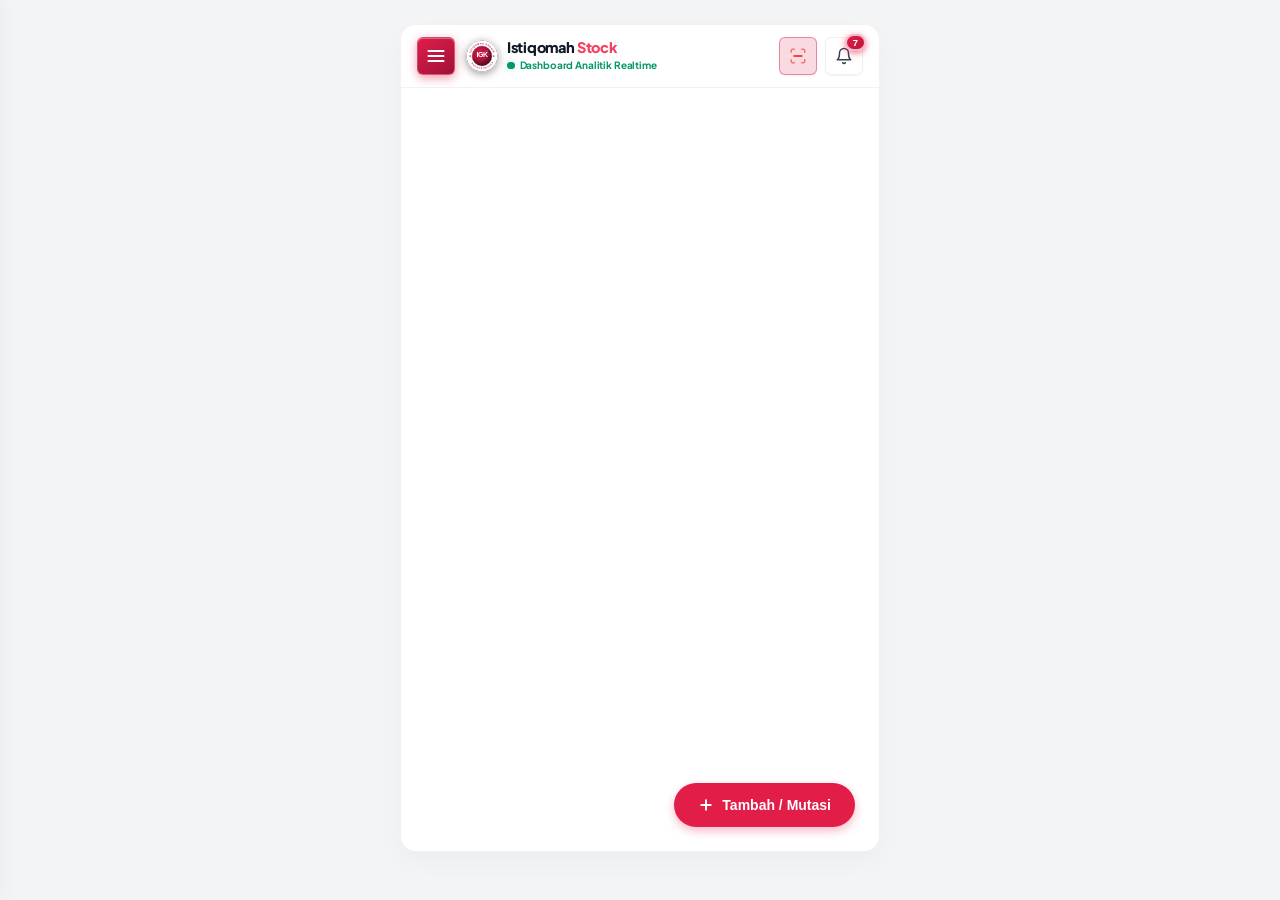
<file: index.html>
<!DOCTYPE html>
<html lang="id">
<head>
  <meta charset="UTF-8">
  <meta name="viewport" content="width=device-width, initial-scale=1.0, maximum-scale=1.0, user-scalable=no">
  <meta name="theme-color" content="#120E0C">
  <meta name="apple-mobile-web-app-capable" content="yes">
  <meta name="apple-mobile-web-app-status-bar-style" content="black-translucent">
  <title>Istiqomah Stock - Sistem Manajemen Inventaris 4 Lantai</title>
  <link rel="manifest" href="manifest.json">
  <link rel="stylesheet" href="app.css">
</head>
<body>

  <!-- MOBILE APP WRAPPER -->
  <div class="app-container">

    <!-- TOP HEADER BAR -->
    <header class="app-header">
      <div class="header-left">
        <!-- TOP-LEFT COLLAPSIBLE DRAWER BUTTON -->
        <button class="drawer-toggle-btn" id="drawerToggleBtn" title="Buka Navigasi (Kiri Atas)" aria-label="Buka Menu">
          <svg width="20" height="20" viewBox="0 0 24 24" fill="none" stroke="currentColor" stroke-width="2.5" stroke-linecap="round" stroke-linejoin="round">
            <line x1="3" y1="12" x2="21" y2="12"></line>
            <line x1="3" y1="6" x2="21" y2="6"></line>
            <line x1="3" y1="18" x2="21" y2="18"></line>
          </svg>
        </button>

        <div class="header-brand">
          <img src="logo.svg" alt="Istiqomah Logo" class="header-logo-img">
          <div class="header-brand-text">
            <div class="header-brand-title" id="headerTitle">Istiqomah <span>Stock</span></div>
            <div class="header-brand-sub" id="headerSub">
              <span class="status-indicator"></span>
              <span>Offline Active</span>
            </div>
          </div>
        </div>
      </div>

      <div class="header-actions">
        <!-- QUICK SCAN BARCODE BUTTON IN HEADER -->
        <button class="header-icon-btn btn-scan-header" id="headerScanBtn" title="Scan Barcode / QR">
          <svg width="18" height="18" viewBox="0 0 24 24" fill="none" stroke="currentColor" stroke-width="2" stroke-linecap="round" stroke-linejoin="round">
            <path d="M3 7V5a2 2 0 0 1 2-2h2"></path>
            <path d="M17 3h2a2 2 0 0 1 2 2v2"></path>
            <path d="M21 17v2a2 2 0 0 1-2 2h-2"></path>
            <path d="M7 21H5a2 2 0 0 1-2-2v-2"></path>
            <line x1="7" y1="12" x2="17" y2="12" stroke="#EF4444" stroke-width="2.5"></line>
          </svg>
        </button>

        <!-- CRITICAL ALERT BUTTON -->
        <button class="header-icon-btn" id="headerAlertBtn" title="Peringatan Stok Kritis">
          <svg width="18" height="18" viewBox="0 0 24 24" fill="none" stroke="currentColor" stroke-width="2" stroke-linecap="round" stroke-linejoin="round">
            <path d="M18 8A6 6 0 0 0 6 8c0 7-3 9-3 9h18s-3-2-3-9"></path>
            <path d="M13.73 21a2 2 0 0 1-3.46 0"></path>
          </svg>
          <span class="badge-count" id="alertCountBadge" style="display:none;">0</span>
        </button>
      </div>
    </header>

    <!-- COLLAPSIBLE NAVIGATION DRAWER (SLIDE-IN DARI KIRI ATAS) -->
    <div class="drawer-backdrop" id="drawerBackdrop"></div>
    <aside class="app-drawer" id="appDrawer">
      <div class="drawer-header">
        <div class="drawer-logo-box">
          <img src="logo.svg" alt="Istiqomah Logo" class="drawer-logo-img">
          <div>
            <div style="font-weight: 800; font-size: 14px; color: #FAF8F5; letter-spacing: -0.3px;">ISTIQOMAH STOCK</div>
            <div style="font-size: 10px; color: #34D399; font-weight:600; display:flex; align-items:center; gap:4px; margin-top:2px;">
              <span class="status-indicator"></span> 100% Offline Engine
            </div>
          </div>
        </div>
        <button class="drawer-close-btn" id="drawerCloseBtn" title="Tutup Menu">
          <svg width="18" height="18" viewBox="0 0 24 24" fill="none" stroke="currentColor" stroke-width="2" stroke-linecap="round" stroke-linejoin="round"><line x1="18" y1="6" x2="6" y2="18"></line><line x1="6" y1="6" x2="18" y2="18"></line></svg>
        </button>
      </div>

      <div class="drawer-body">
        <div class="drawer-section-title">Dashboard & Analitik</div>
        <div class="drawer-nav-item active" data-view="dashboard">
          <div class="drawer-item-left">
            <svg class="icon-svg" viewBox="0 0 24 24" fill="none" stroke="currentColor" stroke-width="2" stroke-linecap="round" stroke-linejoin="round"><rect x="3" y="3" width="7" height="7" rx="1"></rect><rect x="14" y="3" width="7" height="7" rx="1"></rect><rect x="14" y="14" width="7" height="7" rx="1"></rect><rect x="3" y="14" width="7" height="7" rx="1"></rect></svg>
            <span>Dashboard & Chart</span>
          </div>
        </div>

        <div class="drawer-nav-item" id="drawerScanItem" style="color: #F87171; border: 1px solid rgba(220, 38, 38, 0.3); background: rgba(220, 38, 38, 0.1);">
          <div class="drawer-item-left">
            <svg class="icon-svg" viewBox="0 0 24 24" fill="none" stroke="#F87171" stroke-width="2" stroke-linecap="round" stroke-linejoin="round">
              <path d="M3 7V5a2 2 0 0 1 2-2h2"></path>
              <path d="M17 3h2a2 2 0 0 1 2 2v2"></path>
              <path d="M21 17v2a2 2 0 0 1-2 2h-2"></path>
              <path d="M7 21H5a2 2 0 0 1-2-2v-2"></path>
              <line x1="7" y1="12" x2="17" y2="12"></line>
            </svg>
            <span style="font-weight: 700;">Scan Barcode Kamera</span>
          </div>
          <span style="font-size: 9px; background:#DC2626; color:#fff; padding: 2px 6px; border-radius: 4px; font-weight:800;">LIVE</span>
        </div>

        <div class="drawer-section-title">Zonasi Toko (4 Lantai)</div>
        <div class="drawer-nav-item" data-view="floor_1">
          <div class="drawer-item-left">
            <svg class="icon-svg" viewBox="0 0 24 24" fill="none" stroke="currentColor" stroke-width="2" stroke-linecap="round" stroke-linejoin="round"><path d="M6 2L3 6v14a2 2 0 0 0 2 2h14a2 2 0 0 0 2-2V6l-3-4z"></path><line x1="3" y1="6" x2="21" y2="6"></line><path d="M16 10a4 4 0 0 1-8 0"></path></svg>
            <span>Lantai 1: Kebutuhan</span>
          </div>
        </div>

        <div class="drawer-nav-item" data-view="floor_2">
          <div class="drawer-item-left">
            <svg class="icon-svg" viewBox="0 0 24 24" fill="none" stroke="currentColor" stroke-width="2" stroke-linecap="round" stroke-linejoin="round"><path d="M20.38 3.46L16 2a4 4 0 0 1-8 0L3.62 3.46a2 2 0 0 0-1.34 2.23l.58 3.5a2 2 0 0 0 1.25 1.55L7 12v9a1 1 0 0 0 1 1h8a1 1 0 0 0 1-1v-9l2.89-1.26a2 2 0 0 0 1.25-1.55l.58-3.5a2 2 0 0 0-1.34-2.23z"></path></svg>
            <span>Lantai 2: Pakaian</span>
          </div>
        </div>

        <div class="drawer-nav-item" data-view="floor_3">
          <div class="drawer-item-left">
            <svg class="icon-svg" viewBox="0 0 24 24" fill="none" stroke="currentColor" stroke-width="2" stroke-linecap="round" stroke-linejoin="round"><path d="M3 9l9-7 9 7v11a2 2 0 0 1-2 2H5a2 2 0 0 1-2-2z"></path><polyline points="9 22 9 12 15 12 15 22"></polyline></svg>
            <span>Lantai 3: Perabotan</span>
          </div>
        </div>

        <div class="drawer-nav-item" data-view="floor_4">
          <div class="drawer-item-left">
            <svg class="icon-svg" viewBox="0 0 24 24" fill="none" stroke="currentColor" stroke-width="2" stroke-linecap="round" stroke-linejoin="round"><path d="M21 16V8a2 2 0 0 0-1-1.73l-7-4a2 2 0 0 0-2 0l-7 4A2 2 0 0 0 3 8v8a2 2 0 0 0 1 1.73l7 4a2 2 0 0 0 2 0l7-4A2 2 0 0 0 21 16z"></path><polyline points="3.27 6.96 12 12.01 20.73 6.96"></polyline><line x1="12" y1="22.08" x2="12" y2="12"></line></svg>
            <span>Lantai 4: Gudang Utama</span>
          </div>
        </div>

        <div class="drawer-section-title">Laporan & Audit</div>
        <div class="drawer-nav-item" data-view="report_outofstock" style="color:#F87171;">
          <div class="drawer-item-left">
            <svg class="icon-svg" viewBox="0 0 24 24" fill="none" stroke="currentColor" stroke-width="2" stroke-linecap="round" stroke-linejoin="round"><path d="M10.29 3.86L1.82 18a2 2 0 0 0 1.71 3h16.94a2 2 0 0 0 1.71-3L13.71 3.86a2 2 0 0 0-3.42 0z"></path><line x1="12" y1="9" x2="12" y2="13"></line><line x1="12" y1="17" x2="12.01" y2="17"></line></svg>
            <span>Laporan Stok Habis</span>
          </div>
          <span class="drawer-item-badge" id="drawerAlertBadge" style="background: linear-gradient(135deg, #E11D48, #9F1239); color:#fff;">0</span>
        </div>

        <div class="drawer-nav-item" data-view="mutations">
          <div class="drawer-item-left">
            <svg class="icon-svg" viewBox="0 0 24 24" fill="none" stroke="currentColor" stroke-width="2" stroke-linecap="round" stroke-linejoin="round"><polyline points="17 1 21 5 17 9"></polyline><path d="M3 11V9a4 4 0 0 1 4-4h14"></path><polyline points="7 23 3 19 7 15"></polyline><path d="M21 13v2a4 4 0 0 1-4 4H3"></path></svg>
            <span>Riwayat Mutasi Barang</span>
          </div>
        </div>

        <div class="drawer-section-title">Sistem</div>
        <div class="drawer-nav-item" data-view="settings">
          <div class="drawer-item-left">
            <svg class="icon-svg" viewBox="0 0 24 24" fill="none" stroke="currentColor" stroke-width="2" stroke-linecap="round" stroke-linejoin="round"><ellipse cx="12" cy="5" rx="9" ry="3"></ellipse><path d="M21 12c0 1.66-4 3-9 3s-9-1.34-9-3"></path><path d="M3 5v14c0 1.66 4 3 9 3s9-1.34 9-3V5"></path></svg>
            <span>Backup & Pengaturan</span>
          </div>
        </div>
      </div>

      <div class="drawer-footer">
        <div style="font-weight:700; color:var(--text-cream);">Istiqomah Stock v1.0.0 (Offline)</div>
        <div style="font-size: 9.5px; margin-top: 2px; color:var(--text-dim);">Database: Local SQLite/Storage</div>
      </div>
    </aside>

    <!-- DYNAMIC MAIN CONTENT VIEW -->
    <main class="app-content" id="appContent">
      <!-- Injected by app.js -->
    </main>

    <!-- FLOATING ACTION BUTTON -->
    <button class="app-fab" id="fabBtn" title="Aksi Cepat">
      <svg width="16" height="16" viewBox="0 0 24 24" fill="none" stroke="currentColor" stroke-width="3" stroke-linecap="round" stroke-linejoin="round"><line x1="12" y1="5" x2="12" y2="19"></line><line x1="5" y1="12" x2="19" y2="12"></line></svg>
      <span>Tambah / Mutasi</span>
    </button>

    <!-- ==========================================================================
         MODAL 1: SCANNER BARCODE & QR CODE KAMERA REALTIME
         ========================================================================== -->
    <div class="modal-overlay" id="scannerModal">
      <div class="modal-content modal-scanner-content">
        <div class="modal-header">
          <div class="modal-title" style="display:flex; align-items:center; gap:8px;">
            <svg width="18" height="18" viewBox="0 0 24 24" fill="none" stroke="#EF4444" stroke-width="2.5" stroke-linecap="round" stroke-linejoin="round">
              <path d="M3 7V5a2 2 0 0 1 2-2h2"></path>
              <path d="M17 3h2a2 2 0 0 1 2 2v2"></path>
              <path d="M21 17v2a2 2 0 0 1-2 2h-2"></path>
              <path d="M7 21H5a2 2 0 0 1-2-2v-2"></path>
              <line x1="7" y1="12" x2="17" y2="12"></line>
            </svg>
            <span>Scan Barcode / QR Produk</span>
          </div>
          <button class="modal-close-btn" id="scannerCloseBtn">
            <svg width="16" height="16" viewBox="0 0 24 24" fill="none" stroke="currentColor" stroke-width="2.5" stroke-linecap="round" stroke-linejoin="round"><line x1="18" y1="6" x2="6" y2="18"></line><line x1="6" y1="6" x2="18" y2="18"></line></svg>
          </button>
        </div>

        <!-- CAMERA VIEWFINDER BOX -->
        <div class="scanner-viewfinder-container">
          <video id="scannerVideo" autoplay playsinline muted class="scanner-video-feed"></video>
          <canvas id="scannerCanvas" style="display:none;"></canvas>

          <!-- OVERLAY LASER & TARGET RETICLE -->
          <div class="scanner-reticle">
            <div class="reticle-corner corner-tl"></div>
            <div class="reticle-corner corner-tr"></div>
            <div class="reticle-corner corner-bl"></div>
            <div class="reticle-corner corner-br"></div>
            <div class="laser-scanline"></div>
          </div>

          <div class="scanner-status-overlay" id="scannerStatusText">
            Arahkan kamera ke barcode produk...
          </div>
        </div>

        <!-- MANUAL BARCODE INPUT FALLBACK -->
        <div class="scanner-manual-box">
          <div style="font-size:11px; color:#B8ADA5; font-weight:700; margin-bottom:4px;">Atau Masukkan Barcode / SKU Manual:</div>
          <form id="manualBarcodeForm" style="display:flex; gap:6px;">
            <input type="text" id="manualBarcodeInput" class="form-input" placeholder="Ketik Barcode/SKU..." style="flex:1; font-family:'JetBrains Mono', monospace;">
            <button type="submit" class="btn-primary" style="padding:0 14px; font-size:12px;">Cari</button>
          </form>
        </div>

        <!-- QUICK TEST BARCODES (FOR DESKTOP / DEMO SCANNING) -->
        <div class="scanner-test-presets">
          <div style="font-size:10.5px; color:#8C827A; font-weight:700;">Simulasi Cepat (Klik untuk Scan):</div>
          <div class="test-barcode-chips">
            <button type="button" class="test-chip" onclick="app.processScannedCode('89912345001')">PMP-001 (MamyPoko)</button>
            <button type="button" class="test-chip" onclick="app.processScannedCode('89912345006')">MYK-002 (Bimoli 2L - Habis)</button>
            <button type="button" class="test-chip" onclick="app.processScannedCode('89912345014')">GMS-004 (Gamis Dewasa)</button>
            <button type="button" class="test-chip" onclick="app.processScannedCode('89912345017')">WJN-001 (Wajan Teflon L3)</button>
          </div>
        </div>

      </div>
    </div>

    <!-- ==========================================================================
         MODAL 2: MUTASI TRANSAKSI CEPAT (+ / -)
         ========================================================================== -->
    <div class="modal-overlay" id="mutationModal">
      <div class="modal-content">
        <div class="modal-header">
          <div class="modal-title">Update Mutasi Stok</div>
          <button class="modal-close-btn" id="modalCloseBtn">
            <svg width="16" height="16" viewBox="0 0 24 24" fill="none" stroke="currentColor" stroke-width="2.5" stroke-linecap="round" stroke-linejoin="round"><line x1="18" y1="6" x2="6" y2="18"></line><line x1="6" y1="6" x2="18" y2="18"></line></svg>
          </button>
        </div>

        <div>
          <div style="font-size: 14.5px; font-weight: 800; color: #FAF8F5;" id="modalItemName">Nama Barang</div>
          <div style="font-size: 11px; color: #B8ADA5; margin-top: 2px;" id="modalItemMeta">Lokasi Lantai & Rak</div>
        </div>

        <div style="background:#17120F; padding:11px 13px; border-radius:8px; border:1px solid #45342B; display:flex; justify-content:space-between; align-items:center;">
          <span style="font-size: 12px; color: #B8ADA5; font-weight:600;">Stok Display Saat Ini:</span>
          <span style="font-size: 17px; font-weight: 800; color: #FAF8F5; font-family:'JetBrains Mono', monospace;" id="modalCurrentStock">0 Pcs</span>
        </div>

        <div id="modalL4Availability" style="background:#1E1510; padding:9px 12px; border-radius:8px; border:1px solid #6E3B20; font-size:11.5px; color:#D6C7BF; display:none;">
          <!-- Injected dynamically -->
        </div>

        <form id="mutationForm" style="display:flex; flex-direction:column; gap:12px;">
          <div class="form-group">
            <label class="form-label">Tipe Transaksi</label>
            <div class="type-toggle-row">
              <button type="button" class="type-toggle-btn active in" id="toggleTypeIn" onclick="app.setMutationType('IN')">
                <svg width="14" height="14" viewBox="0 0 24 24" fill="none" stroke="currentColor" stroke-width="3" stroke-linecap="round" stroke-linejoin="round"><line x1="12" y1="5" x2="12" y2="19"></line><line x1="5" y1="12" x2="19" y2="12"></line></svg>
                <span>MASUK (IN)</span>
              </button>
              <button type="button" class="type-toggle-btn" id="toggleTypeOut" onclick="app.setMutationType('OUT')">
                <svg width="14" height="14" viewBox="0 0 24 24" fill="none" stroke="currentColor" stroke-width="3" stroke-linecap="round" stroke-linejoin="round"><line x1="5" y1="12" x2="19" y2="12"></line></svg>
                <span>KELUAR (OUT)</span>
              </button>
            </div>
          </div>

          <div class="form-group">
            <label class="form-label" for="modalInputQty">Jumlah Kuantitas</label>
            <input type="number" id="modalInputQty" class="form-input" min="1" value="1" required style="font-size:17px; font-weight:800; text-align:center; font-family:'JetBrains Mono', monospace;">
          </div>

          <div class="form-group">
            <label class="form-label" for="modalInputNote">Catatan Mutasi / Keterangan</label>
            <input type="text" id="modalInputNote" class="form-input" placeholder="Contoh: Tarik dari Gudang Lt 4 / Penjualan Kasir">
          </div>

          <div style="display:flex; gap:8px; margin-top:4px;">
            <button type="submit" class="btn-primary" style="flex:3; padding:12px; font-size:13px;">
              Simpan Mutasi
            </button>
            <button type="button" class="btn-secondary" style="flex:1; padding:12px; font-size:13px;" onclick="app.openEditItemModal()" title="Edit Produk">
              <svg width="18" height="18" viewBox="0 0 24 24" fill="none" stroke="currentColor" stroke-width="2" stroke-linecap="round" stroke-linejoin="round"><path d="M11 4H4a2 2 0 0 0-2 2v14a2 2 0 0 0 2 2h14a2 2 0 0 0 2-2v-7"></path><path d="M18.5 2.5a2.121 2.121 0 0 1 3 3L12 15l-4 1 1-4 9.5-9.5z"></path></svg>
            </button>
          </div>
        </form>
      </div>
    </div>

    <!-- ==========================================================================
         MODAL 3: TAMBAH BARANG BARU
         ========================================================================== -->
    <div class="modal-overlay" id="addItemModal">
      <!-- (Keep existing code above) -->
      <!-- We will just append the Edit Item modal after it -->
      <div class="modal-content">
        <div class="modal-header">
          <div class="modal-title">Tambah Barang Baru</div>
          <button class="modal-close-btn" id="addItemCloseBtn">
            <svg width="16" height="16" viewBox="0 0 24 24" fill="none" stroke="currentColor" stroke-width="2.5" stroke-linecap="round" stroke-linejoin="round"><line x1="18" y1="6" x2="6" y2="18"></line><line x1="6" y1="6" x2="18" y2="18"></line></svg>
          </button>
        </div>

        <form id="addItemForm" style="display:flex; flex-direction:column; gap:11px;">
          <div class="form-group">
            <label class="form-label" for="newItemName">Nama Produk / Barang</label>
            <input type="text" id="newItemName" class="form-input" placeholder="Contoh: MamyPoko Pants L28" required>
          </div>

          <div style="display:grid; grid-template-columns:1fr 1fr; gap:8px;">
            <div class="form-group">
              <label class="form-label" for="newItemFloor">Pilih Lantai</label>
              <select id="newItemFloor" class="form-select"></select>
            </div>
            <div class="form-group">
              <label class="form-label" for="newItemSlot">Pilih Slot / Kategori</label>
              <select id="newItemSlot" class="form-select"></select>
            </div>
          </div>

          <div style="display:grid; grid-template-columns:1fr 1fr; gap:8px;">
            <div class="form-group">
              <label class="form-label" for="newItemSku">Kode SKU</label>
              <input type="text" id="newItemSku" class="form-input" required>
            </div>
            <div class="form-group">
              <label class="form-label" for="newItemBarcode">Barcode / EAN</label>
              <div style="display:flex; gap:6px;">
                <input type="text" id="newItemBarcode" class="form-input" style="flex:1;">
                <button type="button" class="btn-secondary" style="padding:0 12px; font-size:12px; display:flex; align-items:center; gap:4px;" onclick="app.openScannerForAdd()">
                  <svg width="14" height="14" viewBox="0 0 24 24" fill="none" stroke="currentColor" stroke-width="2" stroke-linecap="round" stroke-linejoin="round"><path d="M3 7V5a2 2 0 0 1 2-2h2"></path><path d="M17 3h2a2 2 0 0 1 2 2v2"></path><path d="M21 17v2a2 2 0 0 1-2 2h-2"></path><path d="M7 21H5a2 2 0 0 1-2-2v-2"></path><line x1="7" y1="12" x2="17" y2="12"></line></svg> Scan
                </button>
              </div>
            </div>
          </div>

          <div style="display:grid; grid-template-columns:1fr 1fr 1fr; gap:8px;">
            <div class="form-group">
              <label class="form-label" for="newItemStock">Stok Awal</label>
              <input type="number" id="newItemStock" class="form-input" min="0" value="20">
            </div>
            <div class="form-group">
              <label class="form-label" for="newItemMinStock">Batas Min</label>
              <input type="number" id="newItemMinStock" class="form-input" min="0" value="5">
            </div>
            <div class="form-group">
              <label class="form-label" for="newItemUnit">Satuan</label>
              <select id="newItemUnit" class="form-select">
                <option value="Pcs">Pcs</option>
                <option value="Pack">Pack</option>
                <option value="Dus">Dus</option>
                <option value="Karung">Karung</option>
                <option value="Bal">Bal</option>
                <option value="Set">Set</option>
                <option value="Lusin">Lusin</option>
                <option value="Unit">Unit</option>
              </select>
            </div>
          </div>

          <div style="display:grid; grid-template-columns:1fr 1fr; gap:8px;">
            <div class="form-group">
              <label class="form-label" for="newItemMaxStock">Kapasitas Maks Rak</label>
              <input type="number" id="newItemMaxStock" class="form-input" min="1" value="100">
            </div>
            <div class="form-group">
              <label class="form-label" for="newItemLocation">Posisi Fisik Rak</label>
              <input type="text" id="newItemLocation" class="form-input" placeholder="Contoh: Rak 1A">
            </div>
          </div>

          <button type="submit" class="btn-primary" style="padding:12px; font-size:13px; margin-top:4px;">
            Simpan Barang ke Database
          </button>
        </form>
      </div>
    </div>

    <!-- ==========================================================================
         MODAL 4: EDIT / HAPUS BARANG
         ========================================================================== -->
    <div class="modal-overlay" id="editItemModal">
      <div class="modal-content">
        <div class="modal-header">
          <div class="modal-title">Edit / Hapus Barang</div>
          <button class="modal-close-btn" id="editItemCloseBtn">
            <svg width="16" height="16" viewBox="0 0 24 24" fill="none" stroke="currentColor" stroke-width="2.5" stroke-linecap="round" stroke-linejoin="round"><line x1="18" y1="6" x2="6" y2="18"></line><line x1="6" y1="6" x2="18" y2="18"></line></svg>
          </button>
        </div>

        <form id="editItemForm" style="display:flex; flex-direction:column; gap:11px;">
          <input type="hidden" id="editItemId">
          <div class="form-group">
            <label class="form-label" for="editItemName">Nama Produk / Barang</label>
            <input type="text" id="editItemName" class="form-input" required>
          </div>

          <div style="display:grid; grid-template-columns:1fr 1fr; gap:8px;">
            <div class="form-group">
              <label class="form-label" for="editItemFloor">Pindah Lantai</label>
              <select id="editItemFloor" class="form-select"></select>
            </div>
            <div class="form-group">
              <label class="form-label" for="editItemSlot">Pindah Slot / Kategori</label>
              <select id="editItemSlot" class="form-select"></select>
            </div>
          </div>

          <div style="display:grid; grid-template-columns:1fr 1fr; gap:8px;">
            <div class="form-group">
              <label class="form-label" for="editItemSku">Kode SKU</label>
              <input type="text" id="editItemSku" class="form-input" required>
            </div>
            <div class="form-group">
              <label class="form-label" for="editItemBarcode">Barcode / EAN</label>
              <div style="display:flex; gap:6px;">
                <input type="text" id="editItemBarcode" class="form-input" style="flex:1;">
                <button type="button" class="btn-secondary" style="padding:0 12px; font-size:12px; display:flex; align-items:center; gap:4px;" onclick="app.openScannerForEdit()">
                  <svg width="14" height="14" viewBox="0 0 24 24" fill="none" stroke="currentColor" stroke-width="2" stroke-linecap="round" stroke-linejoin="round"><path d="M3 7V5a2 2 0 0 1 2-2h2"></path><path d="M17 3h2a2 2 0 0 1 2 2v2"></path><path d="M21 17v2a2 2 0 0 1-2 2h-2"></path><path d="M7 21H5a2 2 0 0 1-2-2v-2"></path><line x1="7" y1="12" x2="17" y2="12"></line></svg>
                </button>
              </div>
            </div>
          </div>

          <div style="display:grid; grid-template-columns:1fr 1fr 1fr; gap:8px;">
            <div class="form-group">
              <label class="form-label" for="editItemMinStock">Batas Min</label>
              <input type="number" id="editItemMinStock" class="form-input" min="0">
            </div>
            <div class="form-group">
              <label class="form-label" for="editItemMaxStock">Batas Maks</label>
              <input type="number" id="editItemMaxStock" class="form-input" min="1">
            </div>
            <div class="form-group">
              <label class="form-label" for="editItemUnit">Satuan</label>
              <select id="editItemUnit" class="form-select">
                <option value="Pcs">Pcs</option>
                <option value="Pack">Pack</option>
                <option value="Dus">Dus</option>
                <option value="Karung">Karung</option>
                <option value="Bal">Bal</option>
                <option value="Set">Set</option>
                <option value="Lusin">Lusin</option>
                <option value="Unit">Unit</option>
              </select>
            </div>
          </div>

          <div class="form-group">
            <label class="form-label" for="editItemLocation">Posisi Fisik Rak</label>
            <input type="text" id="editItemLocation" class="form-input">
          </div>

          <div style="display:flex; gap:8px; margin-top:8px;">
            <button type="submit" class="btn-primary" style="flex:2; padding:12px; font-size:13px;">
              Simpan Perubahan
            </button>
            <button type="button" class="btn-secondary" style="flex:1; padding:12px; font-size:13px; color:#E11D48; border-color:#FECDD3; background:#FFF1F2;" onclick="app.deleteItem()">
              Hapus Barang
            </button>
          </div>
        </form>
      </div>
    </div>

    <!-- TOAST NOTIFICATION CONTAINER -->
    <div class="toast-container" id="toastContainer"></div>

  </div>

  <script src="app.js"></script>
</body>
</html>
</file>
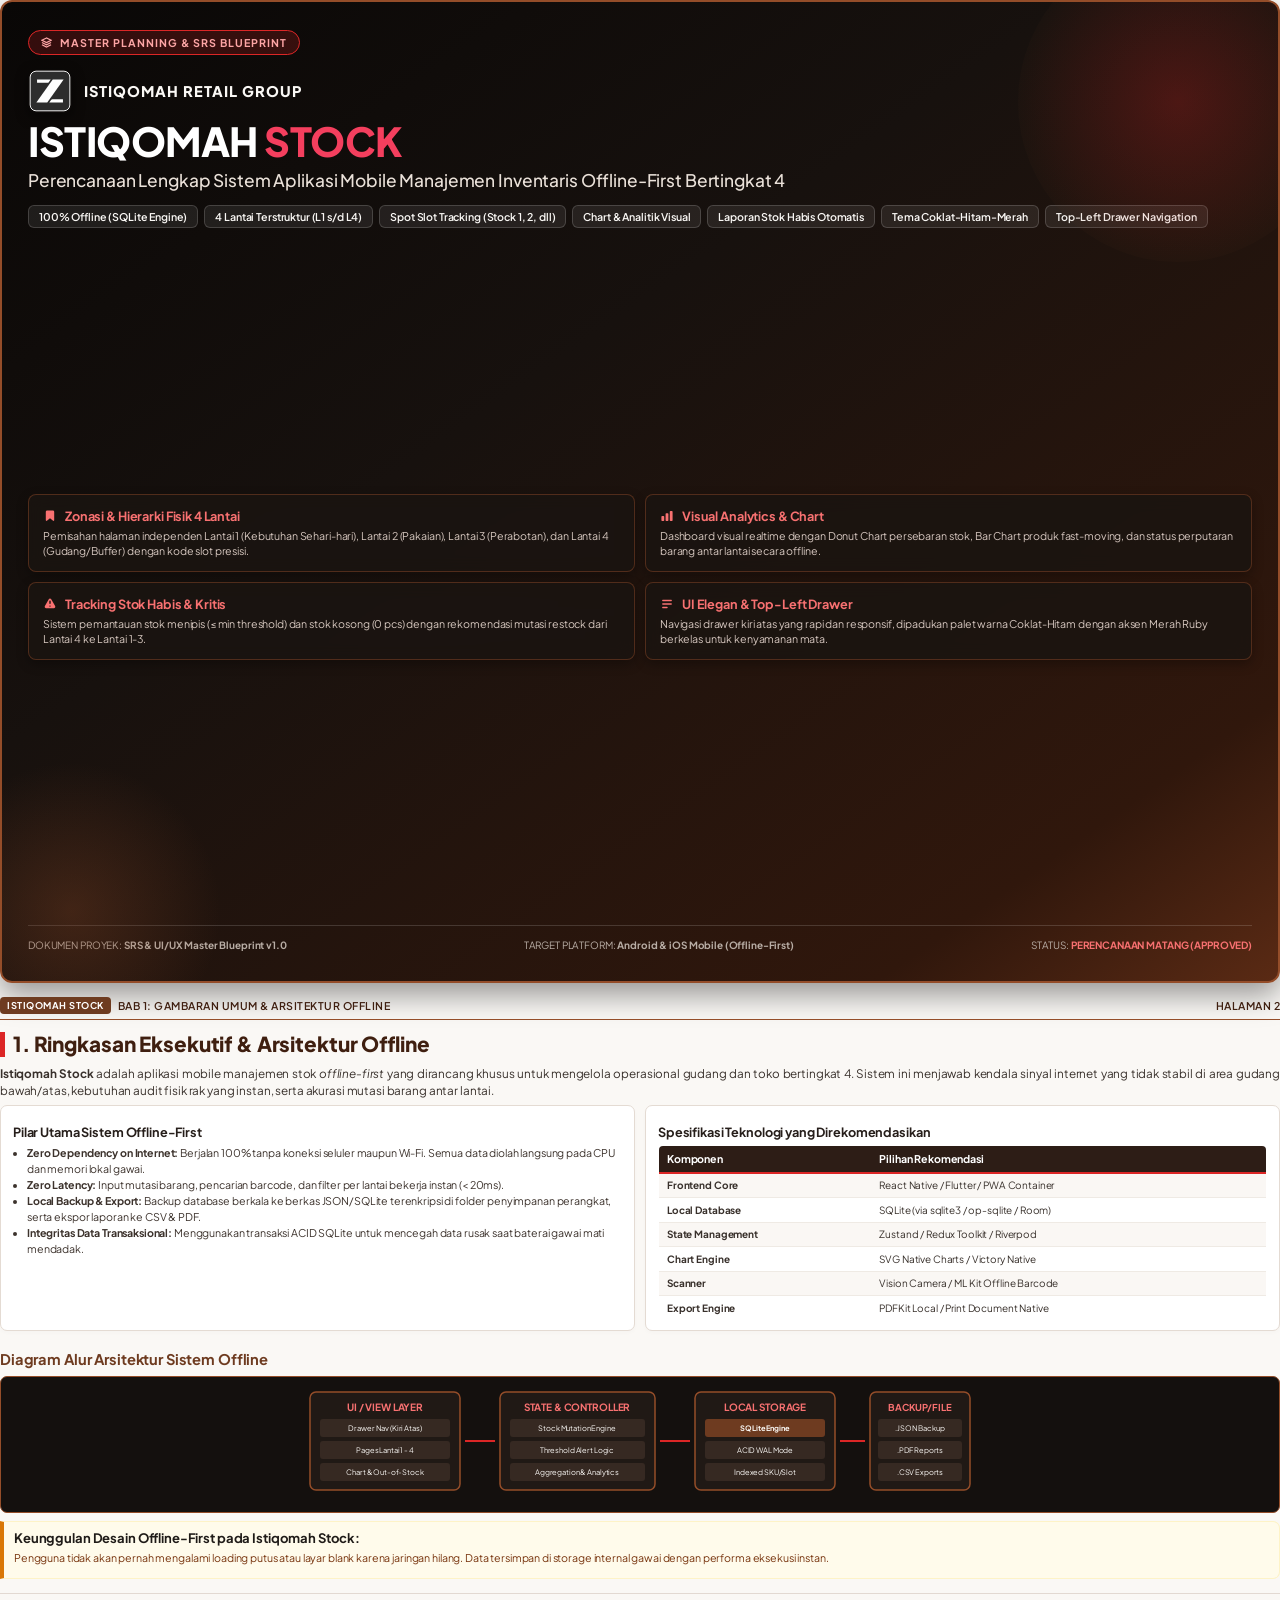
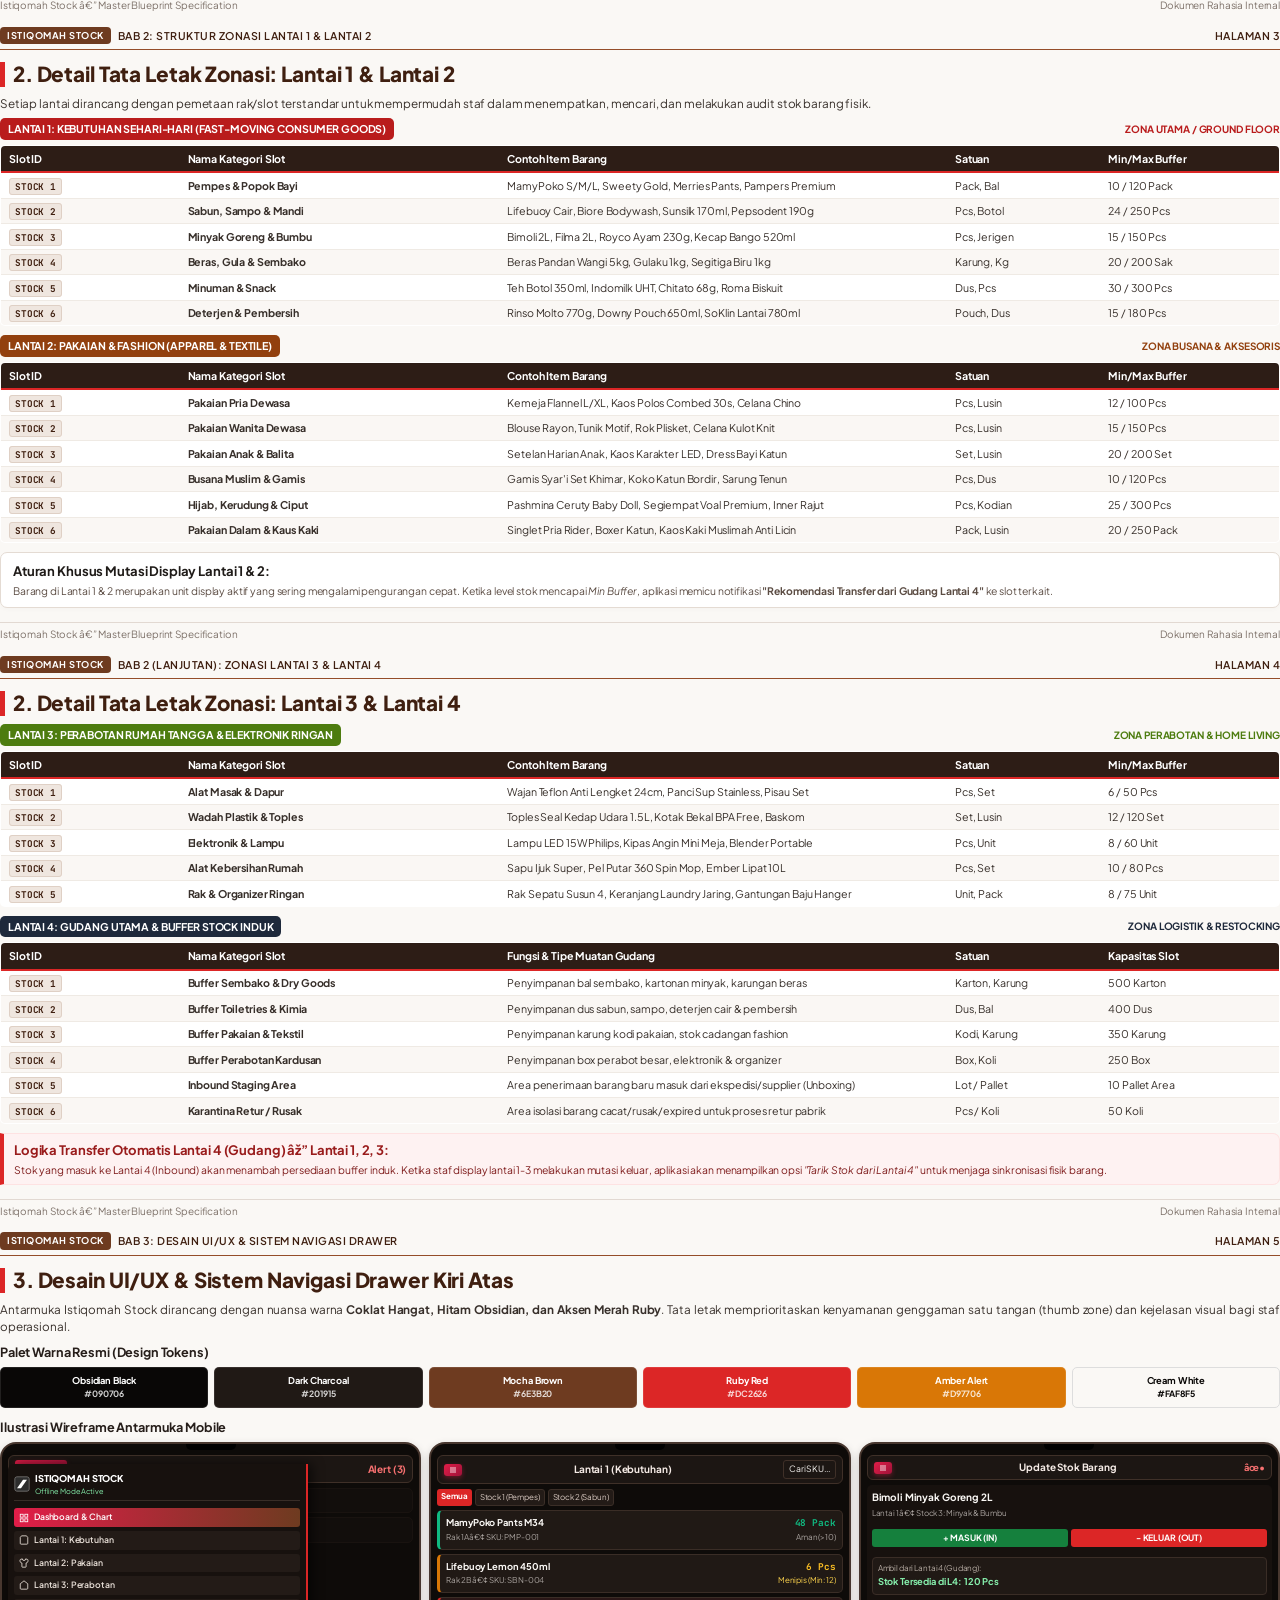
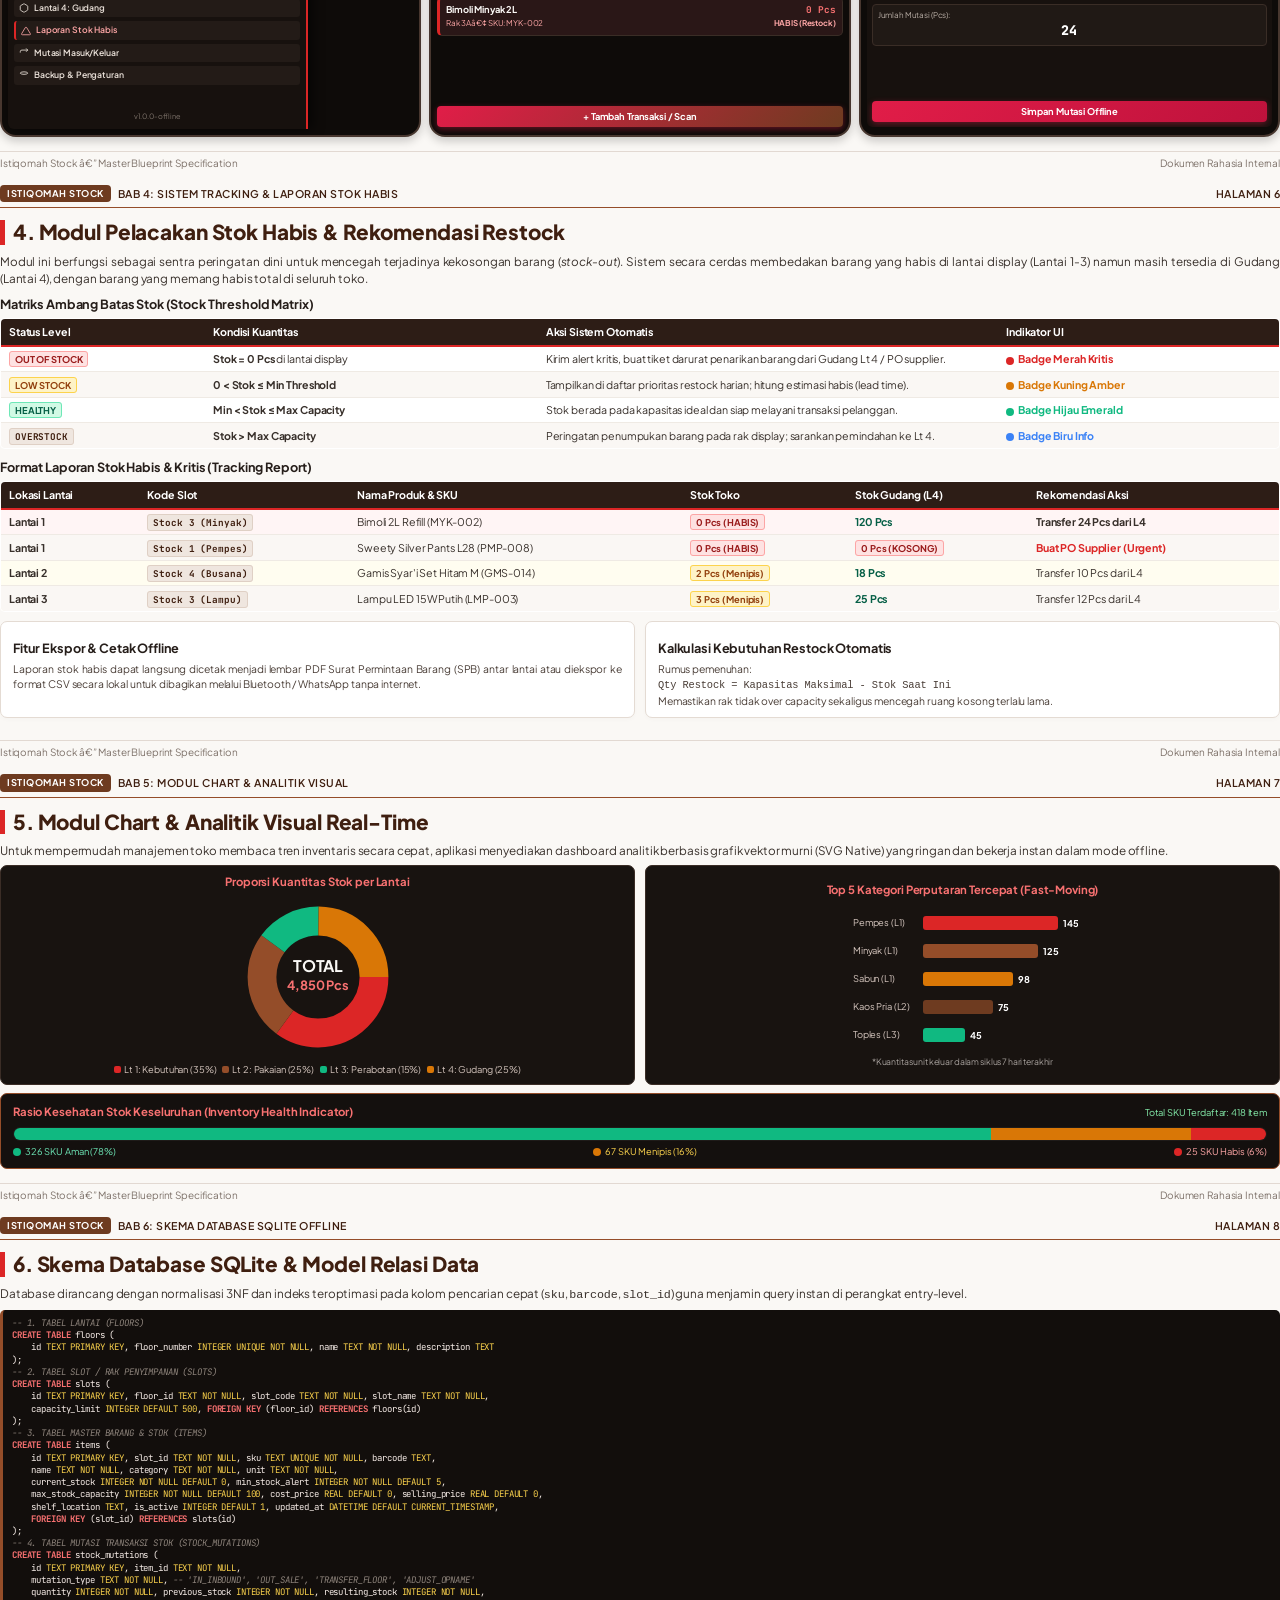
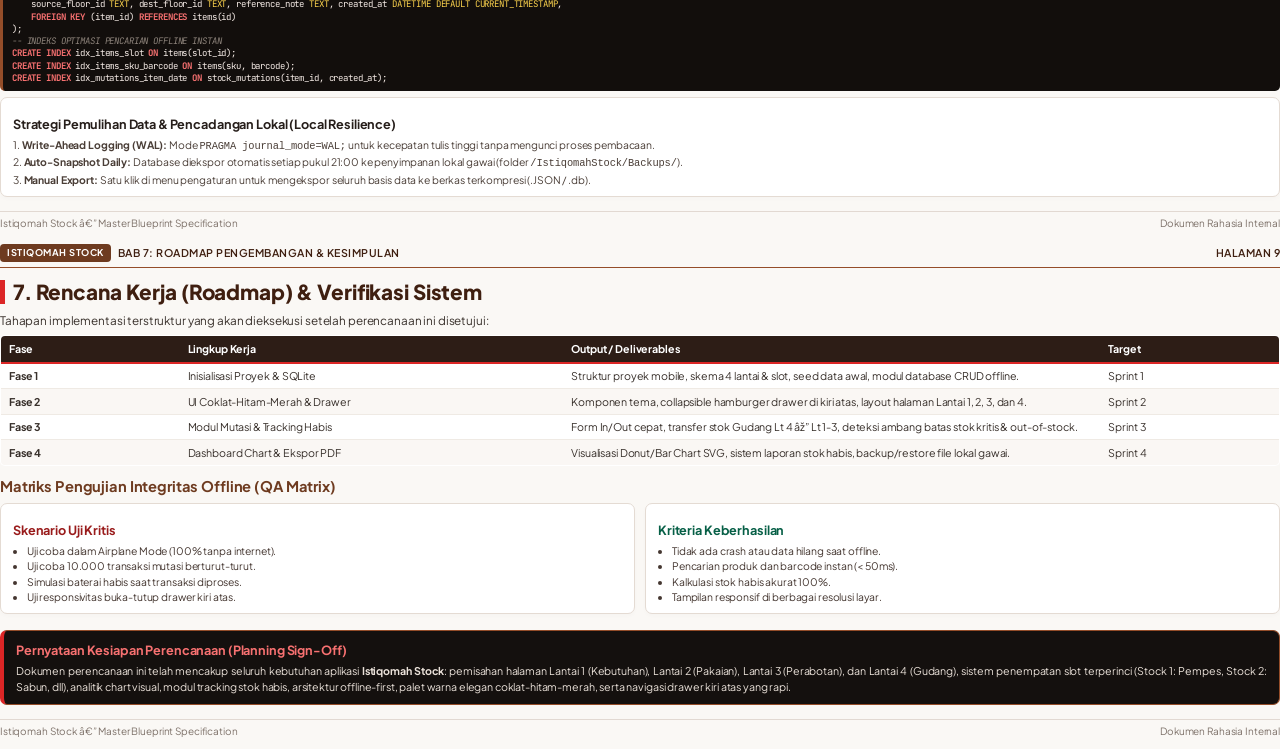
<file: blueprint.html>
﻿<!DOCTYPE html>
<html lang="id">
<head>
<meta charset="UTF-8">
<title>Dokumen Perencanaan Mobile App - Istiqomah Stock</title>
<style>
    @import url('https://fonts.googleapis.com/css2?family=Plus+Jakarta+Sans:wght@300;400;500;600;700;800&family=JetBrains+Mono:wght@400;500;700&display=swap');

    :root {
        --color-black-bg: #090706;
        --color-black-surface: #14100E;
        --color-black-card: #201915;
        --color-brown-primary: #6E3B20;
        --color-brown-light: #944D29;
        --color-brown-dark: #3F1F10;
        --color-red-primary: #DC2626;
        --color-red-dark: #88131B;
        --color-red-light: #F87171;
        --color-amber-warning: #D97706;
        --color-amber-light: #FBBF24;
        --color-green-safe: #10B981;
        --color-text-white: #FAF8F5;
        --color-text-cream: #EAE1D9;
        --color-text-muted: #B8ADA5;
        --color-text-dim: #7E726A;
        --color-border: #382B24;
    }

    * {
        box-sizing: border-box;
        margin: 0;
        padding: 0;
    }

    body {
        font-family: 'Plus Jakarta Sans', -apple-system, BlinkMacSystemFont, 'Segoe UI', Roboto, sans-serif;
        background-color: #FAF8F5;
        color: #1F1B18;
        line-height: 1.45;
        font-size: 9.8pt;
        -webkit-print-color-adjust: exact;
        print-color-adjust: exact;
        letter-spacing: -0.01em;
    }

    @page {
        size: A4 portrait;
        margin: 10mm 12mm 10mm 12mm;
    }

    .page {
        width: 100%;
        page-break-after: always;
        page-break-inside: avoid;
        position: relative;
        padding-bottom: 14px;
    }

    .page:last-child {
        page-break-after: avoid;
    }

    .page-header {
        display: flex;
        justify-content: space-between;
        align-items: center;
        border-bottom: 1.5px solid var(--color-brown-light);
        padding-bottom: 5px;
        margin-bottom: 12px;
        font-size: 8pt;
        color: var(--color-brown-dark);
        font-weight: 600;
        letter-spacing: 0.5px;
    }

    .page-header-logo {
        display: flex;
        align-items: center;
        gap: 7px;
    }

    .page-header-badge {
        background: var(--color-brown-primary);
        color: #fff;
        padding: 2px 7px;
        border-radius: 4px;
        font-size: 7pt;
        font-weight: 700;
    }

    .page-footer {
        margin-top: 14px;
        display: flex;
        justify-content: space-between;
        align-items: center;
        border-top: 1px solid #E2D9D2;
        padding-top: 4px;
        font-size: 7.5pt;
        color: var(--color-text-dim);
    }

    /* COVER PAGE */
    .cover-container {
        background: linear-gradient(145deg, #090706 0%, #17110E 40%, #30170C 85%, #5A2A14 100%);
        color: #fff;
        border-radius: 12px;
        padding: 28px 26px;
        min-height: 260mm;
        display: flex;
        flex-direction: column;
        justify-content: space-between;
        box-shadow: 0 12px 30px rgba(0,0,0,0.4);
        border: 2px solid var(--color-brown-light);
        position: relative;
        overflow: hidden;
    }

    .cover-bg-decor {
        position: absolute;
        top: -60px;
        right: -60px;
        width: 320px;
        height: 320px;
        border-radius: 50%;
        background: radial-gradient(circle, rgba(220, 38, 38, 0.25) 0%, rgba(110, 59, 32, 0.05) 70%);
        pointer-events: none;
    }

    .cover-bg-decor-2 {
        position: absolute;
        bottom: -80px;
        left: -80px;
        width: 300px;
        height: 300px;
        border-radius: 50%;
        background: radial-gradient(circle, rgba(148, 77, 41, 0.3) 0%, rgba(0,0,0,0) 70%);
        pointer-events: none;
    }

    .cover-tag {
        display: inline-flex;
        align-items: center;
        gap: 8px;
        background: rgba(220, 38, 38, 0.2);
        border: 1px solid var(--color-red-primary);
        color: #FCA5A5;
        padding: 4px 12px;
        border-radius: 30px;
        font-size: 8pt;
        font-weight: 700;
        letter-spacing: 1px;
        text-transform: uppercase;
        width: fit-content;
    }

    .cover-brand-row {
        display: flex;
        align-items: center;
        gap: 12px;
        margin-top: 14px;
    }

    .cover-logo-svg {
        width: 44px;
        height: 44px;
        border-radius: 8px;
        box-shadow: 0 4px 12px rgba(0,0,0,0.5);
    }

    .cover-title-box {
        margin-top: 6px;
        margin-bottom: 10px;
    }

    .cover-app-title {
        font-size: 30pt;
        font-weight: 800;
        letter-spacing: -0.5px;
        color: #FFFFFF;
        line-height: 1.1;
        margin-bottom: 6px;
    }

    .cover-app-title span {
        color: #F43F5E;
    }

    .cover-app-subtitle {
        font-size: 13pt;
        color: #EAE1D9;
        font-weight: 500;
        line-height: 1.35;
        max-width: 92%;
    }

    .cover-pills-row {
        display: flex;
        flex-wrap: wrap;
        gap: 6px;
        margin-top: 12px;
    }

    .cover-pill {
        background: rgba(255,255,255,0.08);
        border: 1px solid rgba(255,255,255,0.16);
        color: #FAF8F5;
        padding: 3px 10px;
        border-radius: 6px;
        font-size: 8pt;
        font-weight: 600;
    }

    .cover-highlights-grid {
        display: grid;
        grid-template-columns: repeat(2, 1fr);
        gap: 10px;
        margin: 15px 0;
    }

    .cover-card {
        background: rgba(26, 20, 17, 0.85);
        border: 1px solid rgba(148, 77, 41, 0.45);
        border-radius: 8px;
        padding: 12px 14px;
        backdrop-filter: blur(8px);
        box-shadow: 0 4px 12px rgba(0,0,0,0.3);
    }

    .cover-card-header {
        display: flex;
        align-items: center;
        gap: 8px;
        font-size: 9.5pt;
        font-weight: 700;
        color: #F87171;
        margin-bottom: 4px;
    }

    .cover-card-body {
        font-size: 8pt;
        color: #D6C7BF;
        line-height: 1.4;
    }

    .cover-meta-box {
        border-top: 1px solid rgba(255,255,255,0.15);
        padding-top: 12px;
        display: flex;
        justify-content: space-between;
        align-items: flex-end;
        font-size: 7.5pt;
        color: #B8ADA5;
    }

    .cover-meta-item strong {
        color: #FAF8F5;
        display: block;
        font-size: 8.5pt;
        margin-top: 2px;
    }

    /* TYPOGRAPHY & HEADINGS */
    h1 {
        font-size: 15.5pt;
        font-weight: 800;
        color: var(--color-brown-dark);
        border-left: 5px solid var(--color-red-primary);
        padding-left: 8px;
        margin-bottom: 8px;
        line-height: 1.2;
    }

    h2 {
        font-size: 11pt;
        font-weight: 700;
        color: var(--color-brown-primary);
        margin-top: 10px;
        margin-bottom: 6px;
        display: flex;
        align-items: center;
        gap: 6px;
    }

    h3 {
        font-size: 9.5pt;
        font-weight: 700;
        color: #261E1A;
        margin-top: 8px;
        margin-bottom: 4px;
    }

    p {
        margin-bottom: 6px;
        color: #38302B;
        text-align: justify;
        font-size: 8.8pt;
    }

    /* CARDS & PANELS */
    .panel {
        background: #FFFFFF;
        border: 1px solid #E4DBD3;
        border-radius: 7px;
        padding: 9px 12px;
        margin-bottom: 8px;
        box-shadow: 0 2px 4px rgba(0,0,0,0.02);
    }

    .panel-dark {
        background: var(--color-black-surface);
        border: 1px solid var(--color-brown-light);
        color: var(--color-text-white);
        border-radius: 7px;
        padding: 10px 12px;
        margin-bottom: 8px;
    }

    .panel-alert {
        background: #FEF2F2;
        border-left: 4px solid var(--color-red-primary);
        border-top: 1px solid #FEE2E2;
        border-right: 1px solid #FEE2E2;
        border-bottom: 1px solid #FEE2E2;
        border-radius: 0 7px 7px 0;
        padding: 7px 10px;
        margin-bottom: 8px;
    }

    .panel-highlight {
        background: #FFFBEB;
        border-left: 4px solid var(--color-amber-warning);
        border-top: 1px solid #FEF3C7;
        border-right: 1px solid #FEF3C7;
        border-bottom: 1px solid #FEF3C7;
        border-radius: 0 7px 7px 0;
        padding: 7px 10px;
        margin-bottom: 8px;
    }

    /* GRIDS */
    .grid-2 {
        display: grid;
        grid-template-columns: 1fr 1fr;
        gap: 10px;
    }

    .grid-3 {
        display: grid;
        grid-template-columns: repeat(3, 1fr);
        gap: 8px;
    }

    /* FLOOR BADGES */
    .floor-badge {
        display: inline-flex;
        align-items: center;
        gap: 5px;
        padding: 3px 8px;
        border-radius: 5px;
        font-weight: 700;
        font-size: 8pt;
        color: #fff;
    }

    .badge-lt1 { background: #B91C1C; }
    .badge-lt2 { background: #92400E; }
    .badge-lt3 { background: #4D7C0F; }
    .badge-lt4 { background: #1E293B; }

    /* TABLES */
    table {
        width: 100%;
        border-collapse: collapse;
        margin: 5px 0 9px 0;
        font-size: 8pt;
        background: #FFFFFF;
        border-radius: 5px;
        overflow: hidden;
        border: 1px solid #E2D8D0;
    }

    th {
        background: #2D1D16;
        color: #FFFFFF;
        font-weight: 700;
        text-align: left;
        padding: 5px 8px;
        font-size: 8pt;
        border-bottom: 2px solid var(--color-red-primary);
    }

    td {
        padding: 4.5px 8px;
        border-bottom: 1px solid #EFEAE4;
        color: #38302B;
        vertical-align: middle;
    }

    tr:nth-child(even) td {
        background: #FAF7F4;
    }

    .tag-stock {
        font-family: 'JetBrains Mono', monospace;
        font-weight: 700;
        font-size: 7pt;
        background: #EFE6DF;
        color: var(--color-brown-dark);
        padding: 1px 5px;
        border-radius: 3px;
        border: 1px solid #DFD0C5;
    }

    .tag-status-habis {
        background: #FEE2E2;
        color: #991B1B;
        font-weight: 700;
        padding: 1px 5px;
        border-radius: 3px;
        border: 1px solid #FCA5A5;
        font-size: 7pt;
    }

    .tag-status-menipis {
        background: #FEF3C7;
        color: #92400E;
        font-weight: 700;
        padding: 1px 5px;
        border-radius: 3px;
        border: 1px solid #FCD34D;
        font-size: 7pt;
    }

    .tag-status-aman {
        background: #D1FAE5;
        color: #065F46;
        font-weight: 700;
        padding: 1px 5px;
        border-radius: 3px;
        border: 1px solid #6EE7B7;
        font-size: 7pt;
    }

    /* STATUS DOTS */
    .status-dot {
        display: inline-block;
        width: 8px;
        height: 8px;
        border-radius: 50%;
        vertical-align: middle;
        margin-right: 4px;
    }
    .dot-red { background: #DC2626; }
    .dot-amber { background: #D97706; }
    .dot-green { background: #10B981; }
    .dot-blue { background: #3B82F6; }

    /* PHONE WIREFRAME MOCKUPS */
    .phone-frame {
        background: #0E0B09;
        border: 2px solid #48372F;
        border-radius: 16px;
        padding: 8px 6px;
        color: #FAF8F5;
        font-size: 7pt;
        box-shadow: 0 4px 10px rgba(0,0,0,0.2);
        height: 295px;
        display: flex;
        flex-direction: column;
        position: relative;
        overflow: hidden;
    }

    .phone-notch {
        width: 50px;
        height: 6px;
        background: #000;
        border-radius: 0 0 5px 5px;
        margin: -8px auto 5px auto;
    }

    .phone-header {
        display: flex;
        justify-content: space-between;
        align-items: center;
        background: #1C1613;
        padding: 4px 6px;
        border-radius: 6px;
        margin-bottom: 5px;
        border: 1px solid #3F3028;
    }

    .phone-drawer-btn {
        background: linear-gradient(135deg, #E11D48, #9F1239);
        color: #fff;
        padding: 2px 5px;
        border-radius: 3px;
        font-weight: 800;
        font-size: 7pt;
        display: flex;
        align-items: center;
        gap: 4px;
        box-shadow: 0 2px 5px rgba(225, 29, 72, 0.4);
    }

    .phone-content {
        flex: 1;
        overflow: hidden;
        display: flex;
        flex-direction: column;
        gap: 4px;
    }

    .phone-card {
        background: #201915;
        border: 1px solid #3A2D26;
        border-radius: 5px;
        padding: 5px 6px;
    }

    .phone-drawer-overlay {
        position: absolute;
        top: 20px;
        left: 6px;
        bottom: 6px;
        width: 72%;
        background: #17110E;
        border-right: 2px solid #DC2626;
        border-radius: 6px 0 0 6px;
        padding: 8px 6px;
        box-shadow: 4px 0 12px rgba(0,0,0,0.6);
        z-index: 10;
        display: flex;
        flex-direction: column;
        gap: 4px;
    }

    .drawer-item {
        padding: 3px 5px;
        border-radius: 3px;
        background: #231B17;
        color: #EAE1D9;
        font-size: 6.5pt;
        font-weight: 600;
        display: flex;
        align-items: center;
        gap: 5px;
    }

    .drawer-item svg {
        width: 10px;
        height: 10px;
        flex-shrink: 0;
    }

    .drawer-item.active {
        background: linear-gradient(90deg, #E11D48, #6E3B20);
        color: #fff;
    }

    /* CODE BLOCKS */
    .code-block {
        font-family: 'JetBrains Mono', monospace;
        font-size: 6.8pt;
        background: #120E0C;
        color: #F5EBE6;
        padding: 7px 9px;
        border-radius: 5px;
        border-left: 3px solid var(--color-brown-light);
        margin: 4px 0 6px 0;
        line-height: 1.35;
        overflow-x: hidden;
        white-space: pre-wrap;
    }

    .code-kw { color: #F87171; font-weight: bold; }
    .code-fn { color: #FCD34D; }
    .code-str { color: #86EFAC; }
    .code-cmt { color: #8C827A; font-style: italic; }

    /* CHARTS & VISUALS */
    .chart-container {
        background: #181310;
        border: 1px solid #3B2D26;
        border-radius: 7px;
        padding: 8px;
        color: #fff;
        display: flex;
        flex-direction: column;
        align-items: center;
        justify-content: center;
    }

    .chart-legend {
        display: flex;
        flex-wrap: wrap;
        gap: 6px;
        justify-content: center;
        margin-top: 6px;
        font-size: 7pt;
    }

    .legend-item {
        display: flex;
        align-items: center;
        gap: 3px;
        color: #D6C7BF;
    }

    .legend-dot {
        width: 7px;
        height: 7px;
        border-radius: 2px;
    }

    .color-swatch-box {
        display: flex;
        gap: 6px;
        margin: 6px 0;
    }

    .color-swatch {
        flex: 1;
        padding: 6px;
        border-radius: 5px;
        color: #fff;
        font-size: 7pt;
        text-align: center;
        font-weight: 700;
        border: 1px solid rgba(255,255,255,0.1);
    }
</style>
</head>
<body>

<!-- HALAMAN 1: COVER -->
<div class="page">
    <div class="cover-container">
        <div class="cover-bg-decor"></div>
        <div class="cover-bg-decor-2"></div>
        
        <div>
            <div class="cover-tag">
                <svg width="11" height="11" viewBox="0 0 24 24" fill="none" stroke="currentColor" stroke-width="2.5"><path d="M12 2L2 7l10 5 10-5-10-5zM2 17l10 5 10-5M2 12l10 5 10-5"/></svg>
                Master Planning & SRS Blueprint
            </div>

            <div class="cover-brand-row">
                <!-- OFFICIAL ISTIQOMAH SVG LOGO EMBEDDED -->
                <svg class="cover-logo-svg" viewBox="0 0 30 30" style="enable-background:new 0 0 30 30;" xml:space="preserve">
                  <g>
                    <path style="fill:#2D2D2D;stroke:#FFFFFF;stroke-width:0.6317;stroke-miterlimit:10;" d="M24.51,28.51H5.49c-2.21,0-4-1.79-4-4V5.49c0-2.21,1.79-4,4-4h19.03c2.21,0,4,1.79,4,4v19.03 C28.51,26.72,26.72,28.51,24.51,28.51z"/>
                    <g>
                      <path style="fill:#FFFFFF;" d="M15.47,7.1l-1.3,1.85c-0.2,0.29-0.54,0.47-0.9,0.47h-7.1V7.09C6.16,7.1,15.47,7.1,15.47,7.1z"/>
                      <polygon style="fill:#FFFFFF;" points="24.3,7.1 13.14,22.91 5.7,22.91 16.86,7.1"/>
                      <path style="fill:#FFFFFF;" d="M14.53,22.91l1.31-1.86c0.2-0.29,0.54-0.47,0.9-0.47h7.09v2.33H14.53z"/>
                    </g>
                  </g>
                </svg>
                <div style="font-weight: 800; font-size: 11pt; letter-spacing: 1px; color: #FAF8F5;">ISTIQOMAH RETAIL GROUP</div>
            </div>
            
            <div class="cover-title-box">
                <div class="cover-app-title">ISTIQOMAH <span>STOCK</span></div>
                <div class="cover-app-subtitle">Perencanaan Lengkap Sistem Aplikasi Mobile Manajemen Inventaris Offline-First Bertingkat 4</div>
            </div>

            <div class="cover-pills-row">
                <div class="cover-pill">100% Offline (SQLite Engine)</div>
                <div class="cover-pill">4 Lantai Terstruktur (L1 s/d L4)</div>
                <div class="cover-pill">Spot Slot Tracking (Stock 1, 2, dll)</div>
                <div class="cover-pill">Chart & Analitik Visual</div>
                <div class="cover-pill">Laporan Stok Habis Otomatis</div>
                <div class="cover-pill">Tema Coklat-Hitam-Merah</div>
                <div class="cover-pill">Top-Left Drawer Navigation</div>
            </div>
        </div>

        <div class="cover-highlights-grid">
            <div class="cover-card">
                <div class="cover-card-header">
                    <svg width="14" height="14" fill="currentColor" viewBox="0 0 20 20"><path d="M4 4a2 2 0 012-2h8a2 2 0 012 2v12a1 1 0 01-1.581.814L10 13.197l-4.419 3.617A1 1 0 014 16V4z"/></svg>
                    Zonasi & Hierarki Fisik 4 Lantai
                </div>
                <div class="cover-card-body">
                    Pemisahan halaman independen Lantai 1 (Kebutuhan Sehari-hari), Lantai 2 (Pakaian), Lantai 3 (Perabotan), dan Lantai 4 (Gudang/Buffer) dengan kode slot presisi.
                </div>
            </div>

            <div class="cover-card">
                <div class="cover-card-header">
                    <svg width="14" height="14" fill="currentColor" viewBox="0 0 20 20"><path d="M2 11a1 1 0 011-1h2a1 1 0 011 1v5a1 1 0 01-1 1H3a1 1 0 01-1-1v-5zM8 7a1 1 0 011-1h2a1 1 0 011 1v9a1 1 0 01-1 1H9a1 1 0 01-1-1V7zM14 4a1 1 0 011-1h2a1 1 0 011 1v12a1 1 0 01-1 1h-2a1 1 0 01-1-1V4z"/></svg>
                    Visual Analytics & Chart
                </div>
                <div class="cover-card-body">
                    Dashboard visual realtime dengan Donut Chart persebaran stok, Bar Chart produk fast-moving, dan status perputaran barang antar lantai secara offline.
                </div>
            </div>

            <div class="cover-card">
                <div class="cover-card-header">
                    <svg width="14" height="14" fill="currentColor" viewBox="0 0 20 20"><path fill-rule="evenodd" d="M8.257 3.099c.765-1.36 2.722-1.36 3.486 0l5.58 9.92c.75 1.334-.213 2.98-1.742 2.98H4.42c-1.53 0-2.493-1.646-1.743-2.98l5.58-9.92zM11 13a1 1 0 11-2 0 1 1 0 012 0zm-1-8a1 1 0 00-1 1v3a1 1 0 002 0V6a1 1 0 00-1-1z" clip-rule="evenodd"/></svg>
                    Tracking Stok Habis & Kritis
                </div>
                <div class="cover-card-body">
                    Sistem pemantauan stok menipis (&le; min threshold) dan stok kosong (0 pcs) dengan rekomendasi mutasi restock dari Lantai 4 ke Lantai 1-3.
                </div>
            </div>

            <div class="cover-card">
                <div class="cover-card-header">
                    <svg width="14" height="14" fill="currentColor" viewBox="0 0 20 20"><path fill-rule="evenodd" d="M3 5a1 1 0 011-1h12a1 1 0 110 2H4a1 1 0 01-1-1zM3 10a1 1 0 011-1h12a1 1 0 110 2H4a1 1 0 01-1-1zM3 15a1 1 0 011-1h6a1 1 0 110 2H4a1 1 0 01-1-1z" clip-rule="evenodd"/></svg>
                    UI Elegan & Top-Left Drawer
                </div>
                <div class="cover-card-body">
                    Navigasi drawer kiri atas yang rapi dan responsif, dipadukan palet warna Coklat-Hitam dengan aksen Merah Ruby berkelas untuk kenyamanan mata.
                </div>
            </div>
        </div>

        <div class="cover-meta-box">
            <div>
                <span>DOKUMEN PROYEK:</span>
                <strong>SRS & UI/UX Master Blueprint v1.0</strong>
            </div>
            <div>
                <span>TARGET PLATFORM:</span>
                <strong>Android & iOS Mobile (Offline-First)</strong>
            </div>
            <div>
                <span>STATUS:</span>
                <strong style="color: #F87171;">PERENCANAAN MATANG (APPROVED)</strong>
            </div>
        </div>
    </div>
</div>

<!-- HALAMAN 2: EXECUTIVE SUMMARY & ARSITEKTUR OFFLINE -->
<div class="page">
    <div class="page-header">
        <div class="page-header-logo">
            <span class="page-header-badge">ISTIQOMAH STOCK</span>
            <span>BAB 1: GAMBARAN UMUM & ARSITEKTUR OFFLINE</span>
        </div>
        <span>HALAMAN 2</span>
    </div>

    <h1>1. Ringkasan Eksekutif & Arsitektur Offline</h1>

    <p>
        <strong>Istiqomah Stock</strong> adalah aplikasi mobile manajemen stok <em>offline-first</em> yang dirancang khusus untuk mengelola operasional gudang dan toko bertingkat 4. Sistem ini menjawab kendala sinyal internet yang tidak stabil di area gudang bawah/atas, kebutuhan audit fisik rak yang instan, serta akurasi mutasi barang antar lantai.
    </p>

    <div class="grid-2">
        <div class="panel">
            <h3>Pilar Utama Sistem Offline-First</h3>
            <ul style="padding-left: 14px; font-size: 8pt; color: #3D332D; line-height: 1.5;">
                <li><strong>Zero Dependency on Internet:</strong> Berjalan 100% tanpa koneksi seluler maupun Wi-Fi. Semua data diolah langsung pada CPU dan memori lokal gawai.</li>
                <li><strong>Zero Latency:</strong> Input mutasi barang, pencarian barcode, dan filter per lantai bekerja instan (&lt; 20ms).</li>
                <li><strong>Local Backup & Export:</strong> Backup database berkala ke berkas JSON/SQLite terenkripsi di folder penyimpanan perangkat, serta ekspor laporan ke CSV & PDF.</li>
                <li><strong>Integritas Data Transaksional:</strong> Menggunakan transaksi ACID SQLite untuk mencegah data rusak saat baterai gawai mati mendadak.</li>
            </ul>
        </div>

        <div class="panel">
            <h3>Spesifikasi Teknologi yang Direkomendasikan</h3>
            <table style="margin: 0; font-size: 7.5pt;">
                <tr><th style="width: 35%;">Komponen</th><th>Pilihan Rekomendasi</th></tr>
                <tr><td><strong>Frontend Core</strong></td><td>React Native / Flutter / PWA Container</td></tr>
                <tr><td><strong>Local Database</strong></td><td>SQLite (via sqlite3 / op-sqlite / Room)</td></tr>
                <tr><td><strong>State Management</strong></td><td>Zustand / Redux Toolkit / Riverpod</td></tr>
                <tr><td><strong>Chart Engine</strong></td><td>SVG Native Charts / Victory Native</td></tr>
                <tr><td><strong>Scanner</strong></td><td>Vision Camera / ML Kit Offline Barcode</td></tr>
                <tr><td><strong>Export Engine</strong></td><td>PDFKit Local / Print Document Native</td></tr>
            </table>
        </div>
    </div>

    <h2>Diagram Alur Arsitektur Sistem Offline</h2>
    
    <div class="panel-dark" style="text-align: center; padding: 10px;">
        <svg width="100%" height="110" viewBox="0 0 680 110" style="font-family: 'Plus Jakarta Sans', sans-serif;">
            <!-- UI Layer -->
            <rect x="10" y="5" width="150" height="98" rx="6" fill="#201915" stroke="#944D29" stroke-width="1.5"/>
            <text x="85" y="24" fill="#F87171" font-weight="bold" font-size="10" text-anchor="middle">UI / VIEW LAYER</text>
            <rect x="20" y="32" width="130" height="18" rx="3" fill="#362922"/>
            <text x="85" y="44" fill="#FAF8F5" font-size="7.5" text-anchor="middle">Drawer Nav (Kiri Atas)</text>
            <rect x="20" y="54" width="130" height="18" rx="3" fill="#362922"/>
            <text x="85" y="66" fill="#FAF8F5" font-size="7.5" text-anchor="middle">Pages Lantai 1 - 4</text>
            <rect x="20" y="76" width="130" height="18" rx="3" fill="#362922"/>
            <text x="85" y="88" fill="#FAF8F5" font-size="7.5" text-anchor="middle">Chart & Out-of-Stock</text>

            <!-- Arrow 1 -->
            <path d="M 165 54 L 195 54" stroke="#DC2626" stroke-width="2"/>

            <!-- Business Logic -->
            <rect x="200" y="5" width="155" height="98" rx="6" fill="#201915" stroke="#944D29" stroke-width="1.5"/>
            <text x="277" y="24" fill="#F87171" font-weight="bold" font-size="10" text-anchor="middle">STATE & CONTROLLER</text>
            <rect x="210" y="32" width="135" height="18" rx="3" fill="#362922"/>
            <text x="277" y="44" fill="#FAF8F5" font-size="7.5" text-anchor="middle">Stock Mutation Engine</text>
            <rect x="210" y="54" width="135" height="18" rx="3" fill="#362922"/>
            <text x="277" y="66" fill="#FAF8F5" font-size="7.5" text-anchor="middle">Threshold Alert Logic</text>
            <rect x="210" y="76" width="135" height="18" rx="3" fill="#362922"/>
            <text x="277" y="88" fill="#FAF8F5" font-size="7.5" text-anchor="middle">Aggregation & Analytics</text>

            <!-- Arrow 2 -->
            <path d="M 360 54 L 390 54" stroke="#DC2626" stroke-width="2"/>

            <!-- Database Layer -->
            <rect x="395" y="5" width="140" height="98" rx="6" fill="#201915" stroke="#944D29" stroke-width="1.5"/>
            <text x="465" y="24" fill="#F87171" font-weight="bold" font-size="10" text-anchor="middle">LOCAL STORAGE</text>
            <rect x="405" y="32" width="120" height="18" rx="3" fill="#6E3B20"/>
            <text x="465" y="44" fill="#FAF8F5" font-size="7.5" font-weight="bold" text-anchor="middle">SQLite Engine</text>
            <rect x="405" y="54" width="120" height="18" rx="3" fill="#362922"/>
            <text x="465" y="66" fill="#FAF8F5" font-size="7.5" text-anchor="middle">ACID WAL Mode</text>
            <rect x="405" y="76" width="120" height="18" rx="3" fill="#362922"/>
            <text x="465" y="88" fill="#FAF8F5" font-size="7.5" text-anchor="middle">Indexed SKU/Slot</text>

            <!-- Arrow 3 -->
            <path d="M 540 54 L 565 54" stroke="#DC2626" stroke-width="2"/>

            <!-- File Storage -->
            <rect x="570" y="5" width="100" height="98" rx="6" fill="#201915" stroke="#944D29" stroke-width="1.5"/>
            <text x="620" y="24" fill="#F87171" font-weight="bold" font-size="9.5" text-anchor="middle">BACKUP/FILE</text>
            <rect x="578" y="32" width="84" height="18" rx="3" fill="#362922"/>
            <text x="620" y="44" fill="#FAF8F5" font-size="7.5" text-anchor="middle">.JSON Backup</text>
            <rect x="578" y="54" width="84" height="18" rx="3" fill="#362922"/>
            <text x="620" y="66" fill="#FAF8F5" font-size="7.5" text-anchor="middle">.PDF Reports</text>
            <rect x="578" y="76" width="84" height="18" rx="3" fill="#362922"/>
            <text x="620" y="88" fill="#FAF8F5" font-size="7.5" text-anchor="middle">.CSV Exports</text>
        </svg>
    </div>

    <div class="panel-highlight">
        <strong>Keunggulan Desain Offline-First pada Istiqomah Stock:</strong>
        <p style="margin-top: 2px; font-size: 8pt; color: #78350F;">
            Pengguna tidak akan pernah mengalami loading putus atau layar blank karena jaringan hilang. Data tersimpan di storage internal gawai dengan performa eksekusi instan.
        </p>
    </div>

    <div class="page-footer">
        <span>Istiqomah Stock â€” Master Blueprint Specification</span>
        <span>Dokumen Rahasia Internal</span>
    </div>
</div>

<!-- HALAMAN 3: LANTAI 1 & LANTAI 2 MAPPING -->
<div class="page">
    <div class="page-header">
        <div class="page-header-logo">
            <span class="page-header-badge">ISTIQOMAH STOCK</span>
            <span>BAB 2: STRUKTUR ZONASI LANTAI 1 & LANTAI 2</span>
        </div>
        <span>HALAMAN 3</span>
    </div>

    <h1>2. Detail Tata Letak Zonasi: Lantai 1 & Lantai 2</h1>
    <p>Setiap lantai dirancang dengan pemetaan rak/slot terstandar untuk mempermudah staf dalam menempatkan, mencari, dan melakukan audit stok barang fisik.</p>

    <!-- LANTAI 1 -->
    <div style="display: flex; align-items: center; justify-content: space-between; margin-top: 6px;">
        <span class="floor-badge badge-lt1">LANTAI 1: KEBUTUHAN SEHARI-HARI (FAST-MOVING CONSUMER GOODS)</span>
        <span style="font-size: 7.5pt; font-weight: 700; color: #B91C1C;">ZONA UTAMA / GROUND FLOOR</span>
    </div>

    <table>
        <thead>
            <tr>
                <th style="width: 14%;">Slot ID</th>
                <th style="width: 25%;">Nama Kategori Slot</th>
                <th style="width: 35%;">Contoh Item Barang</th>
                <th style="width: 12%;">Satuan</th>
                <th style="width: 14%;">Min/Max Buffer</th>
            </tr>
        </thead>
        <tbody>
            <tr>
                <td><span class="tag-stock">STOCK 1</span></td>
                <td><strong>Pempes & Popok Bayi</strong></td>
                <td>MamyPoko S/M/L, Sweety Gold, Merries Pants, Pampers Premium</td>
                <td>Pack, Bal</td>
                <td>10 / 120 Pack</td>
            </tr>
            <tr>
                <td><span class="tag-stock">STOCK 2</span></td>
                <td><strong>Sabun, Sampo & Mandi</strong></td>
                <td>Lifebuoy Cair, Biore Bodywash, Sunsilk 170ml, Pepsodent 190g</td>
                <td>Pcs, Botol</td>
                <td>24 / 250 Pcs</td>
            </tr>
            <tr>
                <td><span class="tag-stock">STOCK 3</span></td>
                <td><strong>Minyak Goreng & Bumbu</strong></td>
                <td>Bimoli 2L, Filma 2L, Royco Ayam 230g, Kecap Bango 520ml</td>
                <td>Pcs, Jerigen</td>
                <td>15 / 150 Pcs</td>
            </tr>
            <tr>
                <td><span class="tag-stock">STOCK 4</span></td>
                <td><strong>Beras, Gula & Sembako</strong></td>
                <td>Beras Pandan Wangi 5kg, Gulaku 1kg, Segitiga Biru 1kg</td>
                <td>Karung, Kg</td>
                <td>20 / 200 Sak</td>
            </tr>
            <tr>
                <td><span class="tag-stock">STOCK 5</span></td>
                <td><strong>Minuman & Snack</strong></td>
                <td>Teh Botol 350ml, Indomilk UHT, Chitato 68g, Roma Biskuit</td>
                <td>Dus, Pcs</td>
                <td>30 / 300 Pcs</td>
            </tr>
            <tr>
                <td><span class="tag-stock">STOCK 6</span></td>
                <td><strong>Deterjen & Pembersih</strong></td>
                <td>Rinso Molto 770g, Downy Pouch 650ml, SoKlin Lantai 780ml</td>
                <td>Pouch, Dus</td>
                <td>15 / 180 Pcs</td>
            </tr>
        </tbody>
    </table>

    <!-- LANTAI 2 -->
    <div style="display: flex; align-items: center; justify-content: space-between; margin-top: 8px;">
        <span class="floor-badge badge-lt2">LANTAI 2: PAKAIAN & FASHION (APPAREL & TEXTILE)</span>
        <span style="font-size: 7.5pt; font-weight: 700; color: #92400E;">ZONA BUSANA & AKSESORIS</span>
    </div>

    <table>
        <thead>
            <tr>
                <th style="width: 14%;">Slot ID</th>
                <th style="width: 25%;">Nama Kategori Slot</th>
                <th style="width: 35%;">Contoh Item Barang</th>
                <th style="width: 12%;">Satuan</th>
                <th style="width: 14%;">Min/Max Buffer</th>
            </tr>
        </thead>
        <tbody>
            <tr>
                <td><span class="tag-stock">STOCK 1</span></td>
                <td><strong>Pakaian Pria Dewasa</strong></td>
                <td>Kemeja Flannel L/XL, Kaos Polos Combed 30s, Celana Chino</td>
                <td>Pcs, Lusin</td>
                <td>12 / 100 Pcs</td>
            </tr>
            <tr>
                <td><span class="tag-stock">STOCK 2</span></td>
                <td><strong>Pakaian Wanita Dewasa</strong></td>
                <td>Blouse Rayon, Tunik Motif, Rok Plisket, Celana Kulot Knit</td>
                <td>Pcs, Lusin</td>
                <td>15 / 150 Pcs</td>
            </tr>
            <tr>
                <td><span class="tag-stock">STOCK 3</span></td>
                <td><strong>Pakaian Anak & Balita</strong></td>
                <td>Setelan Harian Anak, Kaos Karakter LED, Dress Bayi Katun</td>
                <td>Set, Lusin</td>
                <td>20 / 200 Set</td>
            </tr>
            <tr>
                <td><span class="tag-stock">STOCK 4</span></td>
                <td><strong>Busana Muslim & Gamis</strong></td>
                <td>Gamis Syar'i Set Khimar, Koko Katun Bordir, Sarung Tenun</td>
                <td>Pcs, Dus</td>
                <td>10 / 120 Pcs</td>
            </tr>
            <tr>
                <td><span class="tag-stock">STOCK 5</span></td>
                <td><strong>Hijab, Kerudung & Ciput</strong></td>
                <td>Pashmina Ceruty Baby Doll, Segiempat Voal Premium, Inner Rajut</td>
                <td>Pcs, Kodian</td>
                <td>25 / 300 Pcs</td>
            </tr>
            <tr>
                <td><span class="tag-stock">STOCK 6</span></td>
                <td><strong>Pakaian Dalam & Kaus Kaki</strong></td>
                <td>Singlet Pria Rider, Boxer Katun, Kaos Kaki Muslimah Anti Licin</td>
                <td>Pack, Lusin</td>
                <td>20 / 250 Pack</td>
            </tr>
        </tbody>
    </table>

    <div class="panel" style="margin-top: 4px;">
        <strong>Aturan Khusus Mutasi Display Lantai 1 & 2:</strong>
        <p style="margin: 2px 0 0 0; font-size: 7.8pt; color: #5C4D44;">
            Barang di Lantai 1 & 2 merupakan unit display aktif yang sering mengalami pengurangan cepat. Ketika level stok mencapai <em>Min Buffer</em>, aplikasi memicu notifikasi <strong>"Rekomendasi Transfer dari Gudang Lantai 4"</strong> ke slot terkait.
        </p>
    </div>

    <div class="page-footer">
        <span>Istiqomah Stock â€” Master Blueprint Specification</span>
        <span>Dokumen Rahasia Internal</span>
    </div>
</div>

<!-- HALAMAN 4: LANTAI 3 & LANTAI 4 MAPPING -->
<div class="page">
    <div class="page-header">
        <div class="page-header-logo">
            <span class="page-header-badge">ISTIQOMAH STOCK</span>
            <span>BAB 2 (LANJUTAN): ZONASI LANTAI 3 & LANTAI 4</span>
        </div>
        <span>HALAMAN 4</span>
    </div>

    <h1>2. Detail Tata Letak Zonasi: Lantai 3 & Lantai 4</h1>

    <!-- LANTAI 3 -->
    <div style="display: flex; align-items: center; justify-content: space-between; margin-top: 4px;">
        <span class="floor-badge badge-lt3">LANTAI 3: PERABOTAN RUMAH TANGGA & ELEKTRONIK RINGAN</span>
        <span style="font-size: 7.5pt; font-weight: 700; color: #4D7C0F;">ZONA PERABOTAN & HOME LIVING</span>
    </div>

    <table>
        <thead>
            <tr>
                <th style="width: 14%;">Slot ID</th>
                <th style="width: 25%;">Nama Kategori Slot</th>
                <th style="width: 35%;">Contoh Item Barang</th>
                <th style="width: 12%;">Satuan</th>
                <th style="width: 14%;">Min/Max Buffer</th>
            </tr>
        </thead>
        <tbody>
            <tr>
                <td><span class="tag-stock">STOCK 1</span></td>
                <td><strong>Alat Masak & Dapur</strong></td>
                <td>Wajan Teflon Anti Lengket 24cm, Panci Sup Stainless, Pisau Set</td>
                <td>Pcs, Set</td>
                <td>6 / 50 Pcs</td>
            </tr>
            <tr>
                <td><span class="tag-stock">STOCK 2</span></td>
                <td><strong>Wadah Plastik & Toples</strong></td>
                <td>Toples Seal Kedap Udara 1.5L, Kotak Bekal BPA Free, Baskom</td>
                <td>Set, Lusin</td>
                <td>12 / 120 Set</td>
            </tr>
            <tr>
                <td><span class="tag-stock">STOCK 3</span></td>
                <td><strong>Elektronik & Lampu</strong></td>
                <td>Lampu LED 15W Philips, Kipas Angin Mini Meja, Blender Portable</td>
                <td>Pcs, Unit</td>
                <td>8 / 60 Unit</td>
            </tr>
            <tr>
                <td><span class="tag-stock">STOCK 4</span></td>
                <td><strong>Alat Kebersihan Rumah</strong></td>
                <td>Sapu Ijuk Super, Pel Putar 360 Spin Mop, Ember Lipat 10L</td>
                <td>Pcs, Set</td>
                <td>10 / 80 Pcs</td>
            </tr>
            <tr>
                <td><span class="tag-stock">STOCK 5</span></td>
                <td><strong>Rak & Organizer Ringan</strong></td>
                <td>Rak Sepatu Susun 4, Keranjang Laundry Jaring, Gantungan Baju Hanger</td>
                <td>Unit, Pack</td>
                <td>8 / 75 Unit</td>
            </tr>
        </tbody>
    </table>

    <!-- LANTAI 4 -->
    <div style="display: flex; align-items: center; justify-content: space-between; margin-top: 8px;">
        <span class="floor-badge badge-lt4">LANTAI 4: GUDANG UTAMA & BUFFER STOCK INDUK</span>
        <span style="font-size: 7.5pt; font-weight: 700; color: #1E293B;">ZONA LOGISTIK & RESTOCKING</span>
    </div>

    <table>
        <thead>
            <tr>
                <th style="width: 14%;">Slot ID</th>
                <th style="width: 25%;">Nama Kategori Slot</th>
                <th style="width: 35%;">Fungsi & Tipe Muatan Gudang</th>
                <th style="width: 12%;">Satuan</th>
                <th style="width: 14%;">Kapasitas Slot</th>
            </tr>
        </thead>
        <tbody>
            <tr>
                <td><span class="tag-stock">STOCK 1</span></td>
                <td><strong>Buffer Sembako & Dry Goods</strong></td>
                <td>Penyimpanan bal sembako, kartonan minyak, karungan beras</td>
                <td>Karton, Karung</td>
                <td>500 Karton</td>
            </tr>
            <tr>
                <td><span class="tag-stock">STOCK 2</span></td>
                <td><strong>Buffer Toiletries & Kimia</strong></td>
                <td>Penyimpanan dus sabun, sampo, deterjen cair & pembersih</td>
                <td>Dus, Bal</td>
                <td>400 Dus</td>
            </tr>
            <tr>
                <td><span class="tag-stock">STOCK 3</span></td>
                <td><strong>Buffer Pakaian & Tekstil</strong></td>
                <td>Penyimpanan karung kodi pakaian, stok cadangan fashion</td>
                <td>Kodi, Karung</td>
                <td>350 Karung</td>
            </tr>
            <tr>
                <td><span class="tag-stock">STOCK 4</span></td>
                <td><strong>Buffer Perabotan Kardusan</strong></td>
                <td>Penyimpanan box perabot besar, elektronik & organizer</td>
                <td>Box, Koli</td>
                <td>250 Box</td>
            </tr>
            <tr>
                <td><span class="tag-stock">STOCK 5</span></td>
                <td><strong>Inbound Staging Area</strong></td>
                <td>Area penerimaan barang baru masuk dari ekspedisi/supplier (Unboxing)</td>
                <td>Lot / Pallet</td>
                <td>10 Pallet Area</td>
            </tr>
            <tr>
                <td><span class="tag-stock">STOCK 6</span></td>
                <td><strong>Karantina Retur / Rusak</strong></td>
                <td>Area isolasi barang cacat/rusak/expired untuk proses retur pabrik</td>
                <td>Pcs / Koli</td>
                <td>50 Koli</td>
            </tr>
        </tbody>
    </table>

    <div class="panel-alert" style="margin-top: 4px;">
        <strong style="color: #991B1B;">Logika Transfer Otomatis Lantai 4 (Gudang) âž” Lantai 1, 2, 3:</strong>
        <p style="margin: 2px 0 0 0; font-size: 7.8pt; color: #7F1D1D;">
            Stok yang masuk ke Lantai 4 (Inbound) akan menambah persediaan buffer induk. Ketika staf display lantai 1-3 melakukan mutasi keluar, aplikasi akan menampilkan opsi <em>"Tarik Stok dari Lantai 4"</em> untuk menjaga sinkronisasi fisik barang.
        </p>
    </div>

    <div class="page-footer">
        <span>Istiqomah Stock â€” Master Blueprint Specification</span>
        <span>Dokumen Rahasia Internal</span>
    </div>
</div>

<!-- HALAMAN 5: DESAIN UI/UX & TOP-LEFT DRAWER -->
<div class="page">
    <div class="page-header">
        <div class="page-header-logo">
            <span class="page-header-badge">ISTIQOMAH STOCK</span>
            <span>BAB 3: DESAIN UI/UX & SISTEM NAVIGASI DRAWER</span>
        </div>
        <span>HALAMAN 5</span>
    </div>

    <h1>3. Desain UI/UX & Sistem Navigasi Drawer Kiri Atas</h1>
    <p>
        Antarmuka Istiqomah Stock dirancang dengan nuansa warna <strong>Coklat Hangat, Hitam Obsidian, dan Aksen Merah Ruby</strong>. Tata letak memprioritaskan kenyamanan genggaman satu tangan (thumb zone) dan kejelasan visual bagi staf operasional.
    </p>

    <!-- PALET WARNA -->
    <h3>Palet Warna Resmi (Design Tokens)</h3>
    <div class="color-swatch-box">
        <div class="color-swatch" style="background: #090706;">Obsidian Black<br><span style="font-size:6.5pt; opacity:0.8;">#090706</span></div>
        <div class="color-swatch" style="background: #201915;">Dark Charcoal<br><span style="font-size:6.5pt; opacity:0.8;">#201915</span></div>
        <div class="color-swatch" style="background: #6E3B20;">Mocha Brown<br><span style="font-size:6.5pt; opacity:0.8;">#6E3B20</span></div>
        <div class="color-swatch" style="background: #DC2626;">Ruby Red<br><span style="font-size:6.5pt; opacity:0.8;">#DC2626</span></div>
        <div class="color-swatch" style="background: #D97706;">Amber Alert<br><span style="font-size:6.5pt; opacity:0.8;">#D97706</span></div>
        <div class="color-swatch" style="background: #FAF8F5; color:#090706; border:1px solid #ddd;">Cream White<br><span style="font-size:6.5pt;">#FAF8F5</span></div>
    </div>

    <!-- WIREFRAME MOCKUPS -->
    <h3 style="margin-top: 10px;">Ilustrasi Wireframe Antarmuka Mobile</h3>
    <div class="grid-3" style="margin-top: 6px;">
        
        <!-- MOCKUP 1: DRAWER MENU TERBUKA -->
        <div class="phone-frame">
            <div class="phone-notch"></div>
            <div class="phone-header">
                <div class="phone-drawer-btn">
                    <svg width="10" height="10" viewBox="0 0 24 24" fill="none" stroke="currentColor" stroke-width="2.5"><line x1="3" y1="12" x2="21" y2="12"></line><line x1="3" y1="6" x2="21" y2="6"></line><line x1="3" y1="18" x2="21" y2="18"></line></svg>
                    MENU
                </div>
                <div style="font-weight: 700; color: #F5EBE6; font-size: 7.5pt;">Istiqomah Stock</div>
                <div style="color: #F87171; font-size: 7.5pt; font-weight:700;">Alert (3)</div>
            </div>
            <div class="phone-content" style="opacity: 0.25;">
                <div class="phone-card">Lantai 1 Overview</div>
                <div class="phone-card">Stock Cards Grid</div>
            </div>
            
            <!-- DRAWER OVERLAY -->
            <div class="phone-drawer-overlay">
                <div style="display: flex; align-items: center; gap: 5px; border-bottom: 1px solid #382D27; padding-bottom: 4px; margin-bottom: 3px;">
                    <!-- MINI LOGO IN DRAWER -->
                    <svg width="16" height="16" viewBox="0 0 30 30" style="border-radius:3px;">
                      <path style="fill:#2D2D2D;stroke:#FFFFFF;stroke-width:0.6;" d="M24.51,28.51H5.49c-2.21,0-4-1.79-4-4V5.49c0-2.21,1.79-4,4-4h19.03c2.21,0,4,1.79,4,4v19.03 C28.51,26.72,26.72,28.51,24.51,28.51z"/>
                      <polygon style="fill:#FFFFFF;" points="24.3,7.1 13.14,22.91 5.7,22.91 16.86,7.1"/>
                    </svg>
                    <div>
                        <div style="font-weight: 800; font-size: 7pt; color: #fff;">ISTIQOMAH STOCK</div>
                        <div style="font-size: 5.5pt; color: #86EFAC;">Offline Mode Active</div>
                    </div>
                </div>
                <div class="drawer-item active">
                    <svg viewBox="0 0 24 24" fill="none" stroke="currentColor" stroke-width="2"><rect x="3" y="3" width="7" height="7"></rect><rect x="14" y="3" width="7" height="7"></rect><rect x="14" y="14" width="7" height="7"></rect><rect x="3" y="14" width="7" height="7"></rect></svg>
                    <span>Dashboard & Chart</span>
                </div>
                <div class="drawer-item">
                    <svg viewBox="0 0 24 24" fill="none" stroke="currentColor" stroke-width="2"><path d="M6 2L3 6v14a2 2 0 0 0 2 2h14a2 2 0 0 0 2-2V6l-3-4z"></path></svg>
                    <span>Lantai 1: Kebutuhan</span>
                </div>
                <div class="drawer-item">
                    <svg viewBox="0 0 24 24" fill="none" stroke="currentColor" stroke-width="2"><path d="M20.38 3.46L16 2a4 4 0 0 1-8 0L3.62 3.46a2 2 0 0 0-1.34 2.23l.58 3.5a2 2 0 0 0 1.25 1.55L7 12v9a1 1 0 0 0 1 1h8a1 1 0 0 0 1-1v-9l2.89-1.26a2 2 0 0 0 1.25-1.55l.58-3.5a2 2 0 0 0-1.34-2.23z"></path></svg>
                    <span>Lantai 2: Pakaian</span>
                </div>
                <div class="drawer-item">
                    <svg viewBox="0 0 24 24" fill="none" stroke="currentColor" stroke-width="2"><path d="M3 9l9-7 9 7v11a2 2 0 0 1-2 2H5a2 2 0 0 1-2-2z"></path></svg>
                    <span>Lantai 3: Perabotan</span>
                </div>
                <div class="drawer-item">
                    <svg viewBox="0 0 24 24" fill="none" stroke="currentColor" stroke-width="2"><path d="M21 16V8a2 2 0 0 0-1-1.73l-7-4a2 2 0 0 0-2 0l-7 4A2 2 0 0 0 3 8v8a2 2 0 0 0 1 1.73l7 4a2 2 0 0 0 2 0l7-4A2 2 0 0 0 21 16z"></path></svg>
                    <span>Lantai 4: Gudang</span>
                </div>
                <div class="drawer-item" style="border-left: 2px solid #DC2626; color: #FCA5A5;">
                    <svg viewBox="0 0 24 24" fill="none" stroke="currentColor" stroke-width="2"><path d="M10.29 3.86L1.82 18a2 2 0 0 0 1.71 3h16.94a2 2 0 0 0 1.71-3L13.71 3.86a2 2 0 0 0-3.42 0z"></path></svg>
                    <span>Laporan Stok Habis</span>
                </div>
                <div class="drawer-item">
                    <svg viewBox="0 0 24 24" fill="none" stroke="currentColor" stroke-width="2"><polyline points="17 1 21 5 17 9"></polyline><path d="M3 11V9a4 4 0 0 1 4-4h14"></path></svg>
                    <span>Mutasi Masuk/Keluar</span>
                </div>
                <div class="drawer-item">
                    <svg viewBox="0 0 24 24" fill="none" stroke="currentColor" stroke-width="2"><ellipse cx="12" cy="5" rx="9" ry="3"></ellipse></svg>
                    <span>Backup & Pengaturan</span>
                </div>
                <div style="margin-top: auto; font-size: 5.5pt; color: #7D726A; text-align: center;">v1.0.0-offline</div>
            </div>
        </div>

        <!-- MOCKUP 2: HALAMAN LANTAI 1 -->
        <div class="phone-frame">
            <div class="phone-notch"></div>
            <div class="phone-header">
                <div class="phone-drawer-btn">
                    <svg width="8" height="8" viewBox="0 0 24 24" fill="none" stroke="currentColor" stroke-width="2.5"><line x1="3" y1="12" x2="21" y2="12"></line><line x1="3" y1="6" x2="21" y2="6"></line><line x1="3" y1="18" x2="21" y2="18"></line></svg>
                </div>
                <div style="font-weight: 700; color: #F5EBE6; font-size: 7.5pt;">Lantai 1 (Kebutuhan)</div>
                <div style="background: #1C1613; border: 1px solid #3F3028; padding: 2px 5px; border-radius: 3px; font-size: 6.5pt;">Cari SKU...</div>
            </div>
            
            <!-- SLOT TABS -->
            <div style="display: flex; gap: 3px; overflow: hidden; margin-bottom: 4px;">
                <div style="background: #DC2626; color: #fff; padding: 2px 4px; border-radius: 3px; font-size: 6pt; font-weight: 700;">Semua</div>
                <div style="background: #231B17; border: 1px solid #3B2E27; color: #D6C7BF; padding: 2px 4px; border-radius: 3px; font-size: 6pt;">Stock 1 (Pempes)</div>
                <div style="background: #231B17; border: 1px solid #3B2E27; color: #D6C7BF; padding: 2px 4px; border-radius: 3px; font-size: 6pt;">Stock 2 (Sabun)</div>
            </div>

            <!-- ITEM CARDS -->
            <div class="phone-content">
                <div class="phone-card" style="border-left: 3px solid #10B981;">
                    <div style="display: flex; justify-content: space-between; font-weight: 700;">
                        <span>MamyPoko Pants M34</span>
                        <span style="color: #10B981; font-family:'JetBrains Mono';">48 Pack</span>
                    </div>
                    <div style="font-size: 6pt; color: #A8A29E; display: flex; justify-content: space-between; margin-top: 2px;">
                        <span>Rak 1A â€¢ SKU: PMP-001</span>
                        <span>Aman (>10)</span>
                    </div>
                </div>

                <div class="phone-card" style="border-left: 3px solid #D97706;">
                    <div style="display: flex; justify-content: space-between; font-weight: 700;">
                        <span>Lifebuoy Lemon 450ml</span>
                        <span style="color: #FBBF24; font-family:'JetBrains Mono';">6 Pcs</span>
                    </div>
                    <div style="font-size: 6pt; color: #A8A29E; display: flex; justify-content: space-between; margin-top: 2px;">
                        <span>Rak 2B â€¢ SKU: SBN-004</span>
                        <span style="color: #FCD34D;">Menipis (Min: 12)</span>
                    </div>
                </div>

                <div class="phone-card" style="border-left: 3px solid #DC2626; background: #2A1717;">
                    <div style="display: flex; justify-content: space-between; font-weight: 700;">
                        <span>Bimoli Minyak 2L</span>
                        <span style="color: #F87171; font-family:'JetBrains Mono';">0 Pcs</span>
                    </div>
                    <div style="font-size: 6pt; color: #FCA5A5; display: flex; justify-content: space-between; margin-top: 2px;">
                        <span>Rak 3A â€¢ SKU: MYK-002</span>
                        <span style="font-weight: 700;">HABIS (Restock)</span>
                    </div>
                </div>
            </div>
            
            <div style="background: linear-gradient(135deg, #E11D48, #6E3B20); color: #fff; padding: 4px; text-align: center; border-radius: 4px; font-weight: 700; font-size: 7pt; margin-top: 3px; box-shadow: 0 2px 6px rgba(225,29,72,0.4);">
                + Tambah Transaksi / Scan
            </div>
        </div>

        <!-- MOCKUP 3: MODAL IN/OUT STOCK -->
        <div class="phone-frame">
            <div class="phone-notch"></div>
            <div class="phone-header">
                <div class="phone-drawer-btn">
                    <svg width="8" height="8" viewBox="0 0 24 24" fill="none" stroke="currentColor" stroke-width="2.5"><line x1="3" y1="12" x2="21" y2="12"></line><line x1="3" y1="6" x2="21" y2="6"></line><line x1="3" y1="18" x2="21" y2="18"></line></svg>
                </div>
                <div style="font-weight: 700; color: #F5EBE6; font-size: 7.5pt;">Update Stok Barang</div>
                <div style="color: #F87171; font-weight:bold;">âœ•</div>
            </div>
            
            <div class="phone-content" style="background: #17110E; padding: 5px; border-radius: 5px;">
                <div style="font-weight: 700; font-size: 7.5pt; color: #FAF8F5;">Bimoli Minyak Goreng 2L</div>
                <div style="font-size: 6pt; color: #A8A29E; margin-bottom: 5px;">Lantai 1 â€¢ Stock 3: Minyak & Bumbu</div>
                
                <div style="display: flex; gap: 3px; margin-bottom: 6px;">
                    <div style="flex:1; background: #15803D; color:#fff; text-align:center; padding: 3px; border-radius: 3px; font-weight: 700; font-size: 6.5pt;">+ MASUK (IN)</div>
                    <div style="flex:1; background: #DC2626; color:#fff; text-align:center; padding: 3px; border-radius: 3px; font-weight: 700; font-size: 6.5pt;">- KELUAR (OUT)</div>
                </div>

                <div style="background: #201915; padding: 5px; border-radius: 4px; border: 1px solid #3A2D26; margin-bottom: 5px;">
                    <div style="font-size: 6pt; color: #B8ADA5;">Ambil dari Lantai 4 (Gudang):</div>
                    <div style="font-size: 7pt; font-weight: 700; color: #86EFAC;">Stok Tersedia di L4: 120 Pcs</div>
                </div>

                <div style="background: #201915; padding: 5px; border-radius: 4px; border: 1px solid #3A2D26; margin-bottom: 5px;">
                    <div style="font-size: 6pt; color: #B8ADA5;">Jumlah Mutasi (Pcs):</div>
                    <div style="font-size: 10pt; font-weight: 800; color: #fff; text-align: center; font-family:'JetBrains Mono';">24</div>
                </div>

                <div style="background: linear-gradient(135deg, #E11D48, #BE123C); color: #fff; padding: 4px; text-align: center; border-radius: 4px; font-weight: 700; font-size: 7pt; margin-top: auto; box-shadow: 0 2px 6px rgba(225,29,72,0.4);">
                    Simpan Mutasi Offline
                </div>
            </div>
        </div>

    </div>

    <div class="page-footer">
        <span>Istiqomah Stock â€” Master Blueprint Specification</span>
        <span>Dokumen Rahasia Internal</span>
    </div>
</div>

<!-- HALAMAN 6: TRACKING STOK HABIS & SISTEM ALERT -->
<div class="page">
    <div class="page-header">
        <div class="page-header-logo">
            <span class="page-header-badge">ISTIQOMAH STOCK</span>
            <span>BAB 4: SISTEM TRACKING & LAPORAN STOK HABIS</span>
        </div>
        <span>HALAMAN 6</span>
    </div>

    <h1>4. Modul Pelacakan Stok Habis & Rekomendasi Restock</h1>
    <p>
        Modul ini berfungsi sebagai sentra peringatan dini untuk mencegah terjadinya kekosongan barang (<em>stock-out</em>). Sistem secara cerdas membedakan barang yang habis di lantai display (Lantai 1-3) namun masih tersedia di Gudang (Lantai 4), dengan barang yang memang habis total di seluruh toko.
    </p>

    <!-- STATUS MATRIX -->
    <h3>Matriks Ambang Batas Stok (Stock Threshold Matrix)</h3>
    <table>
        <thead>
            <tr>
                <th style="width: 16%;">Status Level</th>
                <th style="width: 26%;">Kondisi Kuantitas</th>
                <th style="width: 36%;">Aksi Sistem Otomatis</th>
                <th style="width: 22%;">Indikator UI</th>
            </tr>
        </thead>
        <tbody>
            <tr>
                <td><span class="tag-status-habis">OUT OF STOCK</span></td>
                <td><strong>Stok = 0 Pcs</strong> di lantai display</td>
                <td>Kirim alert kritis, buat tiket darurat penarikan barang dari Gudang Lt 4 / PO supplier.</td>
                <td><span style="color:#DC2626; font-weight:bold;"><span class="status-dot dot-red"></span>Badge Merah Kritis</span></td>
            </tr>
            <tr>
                <td><span class="tag-status-menipis">LOW STOCK</span></td>
                <td><strong>0 &lt; Stok &le; Min Threshold</strong></td>
                <td>Tampilkan di daftar prioritas restock harian; hitung estimasi habis (lead time).</td>
                <td><span style="color:#D97706; font-weight:bold;"><span class="status-dot dot-amber"></span>Badge Kuning Amber</span></td>
            </tr>
            <tr>
                <td><span class="tag-status-aman">HEALTHY</span></td>
                <td><strong>Min &lt; Stok &le; Max Capacity</strong></td>
                <td>Stok berada pada kapasitas ideal dan siap melayani transaksi pelanggan.</td>
                <td><span style="color:#10B981; font-weight:bold;"><span class="status-dot dot-green"></span>Badge Hijau Emerald</span></td>
            </tr>
            <tr>
                <td><span class="tag-stock">OVERSTOCK</span></td>
                <td><strong>Stok &gt; Max Capacity</strong></td>
                <td>Peringatan penumpukan barang pada rak display; sarankan pemindahan ke Lt 4.</td>
                <td><span style="color:#3B82F6; font-weight:bold;"><span class="status-dot dot-blue"></span>Badge Biru Info</span></td>
            </tr>
        </tbody>
    </table>

    <!-- CONTOH LAPORAN STOK KRITIS -->
    <h3>Format Laporan Stok Habis & Kritis (Tracking Report)</h3>
    <table>
        <thead>
            <tr>
                <th>Lokasi Lantai</th>
                <th>Kode Slot</th>
                <th>Nama Produk & SKU</th>
                <th>Stok Toko</th>
                <th>Stok Gudang (L4)</th>
                <th>Rekomendasi Aksi</th>
            </tr>
        </thead>
        <tbody>
            <tr style="background: #FFF5F5;">
                <td><strong>Lantai 1</strong></td>
                <td><span class="tag-stock">Stock 3 (Minyak)</span></td>
                <td>Bimoli 2L Refill (MYK-002)</td>
                <td><span class="tag-status-habis">0 Pcs (HABIS)</span></td>
                <td><strong style="color: #065F46;">120 Pcs</strong></td>
                <td><strong>Transfer 24 Pcs dari L4</strong></td>
            </tr>
            <tr style="background: #FFF5F5;">
                <td><strong>Lantai 1</strong></td>
                <td><span class="tag-stock">Stock 1 (Pempes)</span></td>
                <td>Sweety Silver Pants L28 (PMP-008)</td>
                <td><span class="tag-status-habis">0 Pcs (HABIS)</span></td>
                <td><span class="tag-status-habis">0 Pcs (KOSONG)</span></td>
                <td><strong style="color:#DC2626;">Buat PO Supplier (Urgent)</strong></td>
            </tr>
            <tr style="background: #FFFDF0;">
                <td><strong>Lantai 2</strong></td>
                <td><span class="tag-stock">Stock 4 (Busana)</span></td>
                <td>Gamis Syar'i Set Hitam M (GMS-014)</td>
                <td><span class="tag-status-menipis">2 Pcs (Menipis)</span></td>
                <td><strong style="color: #065F46;">18 Pcs</strong></td>
                <td>Transfer 10 Pcs dari L4</td>
            </tr>
            <tr style="background: #FFFDF0;">
                <td><strong>Lantai 3</strong></td>
                <td><span class="tag-stock">Stock 3 (Lampu)</span></td>
                <td>Lampu LED 15W Putih (LMP-003)</td>
                <td><span class="tag-status-menipis">3 Pcs (Menipis)</span></td>
                <td><strong style="color: #065F46;">25 Pcs</strong></td>
                <td>Transfer 12 Pcs dari L4</td>
            </tr>
        </tbody>
    </table>

    <div class="grid-2">
        <div class="panel">
            <h3>Fitur Ekspor & Cetak Offline</h3>
            <p style="font-size: 7.8pt; color: #4A3E37; margin: 0;">
                Laporan stok habis dapat langsung dicetak menjadi lembar PDF Surat Permintaan Barang (SPB) antar lantai atau diekspor ke format CSV secara lokal untuk dibagikan melalui Bluetooth / WhatsApp tanpa internet.
            </p>
        </div>
        <div class="panel">
            <h3>Kalkulasi Kebutuhan Restock Otomatis</h3>
            <p style="font-size: 7.8pt; color: #4A3E37; margin: 0;">
                Rumus pemenuhan: <br>
                <code>Qty Restock = Kapasitas Maksimal - Stok Saat Ini</code><br>
                Memastikan rak tidak over capacity sekaligus mencegah ruang kosong terlalu lama.
            </p>
        </div>
    </div>

    <div class="page-footer">
        <span>Istiqomah Stock â€” Master Blueprint Specification</span>
        <span>Dokumen Rahasia Internal</span>
    </div>
</div>

<!-- HALAMAN 7: CHART & VISUAL ANALYTICS -->
<div class="page">
    <div class="page-header">
        <div class="page-header-logo">
            <span class="page-header-badge">ISTIQOMAH STOCK</span>
            <span>BAB 5: MODUL CHART & ANALITIK VISUAL</span>
        </div>
        <span>HALAMAN 7</span>
    </div>

    <h1>5. Modul Chart & Analitik Visual Real-Time</h1>
    <p>
        Untuk mempermudah manajemen toko membaca tren inventaris secara cepat, aplikasi menyediakan dashboard analitik berbasis grafik vektor murni (SVG Native) yang ringan dan bekerja instan dalam mode offline.
    </p>

    <div class="grid-2" style="margin-top: 6px;">
        
        <!-- CHART 1: DONUT PROPORSI LANTAI -->
        <div class="chart-container">
            <div style="font-weight: 700; font-size: 8.5pt; color: #F87171; margin-bottom: 6px;">
                Proporsi Kuantitas Stok per Lantai
            </div>
            
            <svg width="160" height="160" viewBox="0 0 100 100">
                <!-- Lantai 1: 35% (Red #DC2626) -->
                <circle cx="50" cy="50" r="35" fill="transparent" stroke="#DC2626" stroke-width="18"
                        stroke-dasharray="77 220" stroke-dashoffset="0"/>
                <!-- Lantai 2: 25% (Brown #944D29) -->
                <circle cx="50" cy="50" r="35" fill="transparent" stroke="#944D29" stroke-width="18"
                        stroke-dasharray="55 220" stroke-dashoffset="-77"/>
                <!-- Lantai 3: 15% (Green #10B981) -->
                <circle cx="50" cy="50" r="35" fill="transparent" stroke="#10B981" stroke-width="18"
                        stroke-dasharray="33 220" stroke-dashoffset="-132"/>
                <!-- Lantai 4 (Gudang): 25% (Amber #D97706) -->
                <circle cx="50" cy="50" r="35" fill="transparent" stroke="#D97706" stroke-width="18"
                        stroke-dasharray="55 220" stroke-dashoffset="-165"/>
                
                <text x="50" y="47" fill="#FAF8F5" font-size="10" font-weight="bold" text-anchor="middle">TOTAL</text>
                <text x="50" y="58" fill="#F87171" font-size="8" font-weight="bold" text-anchor="middle">4,850 Pcs</text>
            </svg>

            <div class="chart-legend">
                <div class="legend-item"><div class="legend-dot" style="background:#DC2626;"></div> Lt 1: Kebutuhan (35%)</div>
                <div class="legend-item"><div class="legend-dot" style="background:#944D29;"></div> Lt 2: Pakaian (25%)</div>
                <div class="legend-item"><div class="legend-dot" style="background:#10B981;"></div> Lt 3: Perabotan (15%)</div>
                <div class="legend-item"><div class="legend-dot" style="background:#D97706;"></div> Lt 4: Gudang (25%)</div>
            </div>
        </div>

        <!-- CHART 2: BAR CHART FAST-MOVING ITEMS -->
        <div class="chart-container">
            <div style="font-weight: 700; font-size: 8.5pt; color: #F87171; margin-bottom: 6px;">
                Top 5 Kategori Perputaran Tercepat (Fast-Moving)
            </div>

            <svg width="230" height="150" viewBox="0 0 230 150" style="font-size: 7pt; font-family: 'Plus Jakarta Sans', sans-serif;">
                <!-- Bar 1: Pempes (Lt 1) -->
                <text x="5" y="22" fill="#D6C7BF">Pempes (L1)</text>
                <rect x="75" y="12" width="135" height="14" rx="3" fill="#DC2626"/>
                <text x="215" y="23" fill="#fff" font-weight="bold">145</text>

                <!-- Bar 2: Minyak & Bumbu (Lt 1) -->
                <text x="5" y="50" fill="#D6C7BF">Minyak (L1)</text>
                <rect x="75" y="40" width="115" height="14" rx="3" fill="#944D29"/>
                <text x="195" y="51" fill="#fff" font-weight="bold">125</text>

                <!-- Bar 3: Sabun Mandi (Lt 1) -->
                <text x="5" y="78" fill="#D6C7BF">Sabun (L1)</text>
                <rect x="75" y="68" width="90" height="14" rx="3" fill="#D97706"/>
                <text x="170" y="79" fill="#fff" font-weight="bold">98</text>

                <!-- Bar 4: Kaos Pria (Lt 2) -->
                <text x="5" y="106" fill="#D6C7BF">Kaos Pria (L2)</text>
                <rect x="75" y="96" width="70" height="14" rx="3" fill="#6E3B20"/>
                <text x="150" y="107" fill="#fff" font-weight="bold">75</text>

                <!-- Bar 5: Toples Dapur (Lt 3) -->
                <text x="5" y="134" fill="#D6C7BF">Toples (L3)</text>
                <rect x="75" y="124" width="42" height="14" rx="3" fill="#10B981"/>
                <text x="122" y="135" fill="#fff" font-weight="bold">45</text>
            </svg>

            <div style="font-size: 6.5pt; color: #A8A29E; margin-top: 2px; text-align: center;">
                *Kuantitas unit keluar dalam siklus 7 hari terakhir
            </div>
        </div>

    </div>

    <div class="panel-dark" style="margin-top: 8px;">
        <div style="display: flex; justify-content: space-between; align-items: center; margin-bottom: 6px;">
            <strong style="color: #F87171; font-size: 8.5pt;">Rasio Kesehatan Stok Keseluruhan (Inventory Health Indicator)</strong>
            <span style="font-size: 7pt; color: #86EFAC;">Total SKU Terdaftar: 418 Item</span>
        </div>

        <!-- PROGRESS BAR RATIO -->
        <div style="width: 100%; height: 14px; background: #110D0B; border-radius: 7px; overflow: hidden; display: flex; border: 1px solid rgba(255,255,255,0.06);">
            <div style="width: 78%; background: #10B981;" title="Aman (78%)"></div>
            <div style="width: 16%; background: #D97706;" title="Menipis (16%)"></div>
            <div style="width: 6%; background: #DC2626;" title="Habis (6%)"></div>
        </div>

        <div style="display: flex; justify-content: space-between; margin-top: 4px; font-size: 7pt;">
            <span style="color: #6EE7B7;"><span class="status-dot dot-green"></span>326 SKU Aman (78%)</span>
            <span style="color: #FCD34D;"><span class="status-dot dot-amber"></span>67 SKU Menipis (16%)</span>
            <span style="color: #FCA5A5;"><span class="status-dot dot-red"></span>25 SKU Habis (6%)</span>
        </div>
    </div>

    <div class="page-footer">
        <span>Istiqomah Stock â€” Master Blueprint Specification</span>
        <span>Dokumen Rahasia Internal</span>
    </div>
</div>

<!-- HALAMAN 8: SKEMA DATABASE SQLITE OFFLINE -->
<div class="page">
    <div class="page-header">
        <div class="page-header-logo">
            <span class="page-header-badge">ISTIQOMAH STOCK</span>
            <span>BAB 6: SKEMA DATABASE SQLITE OFFLINE</span>
        </div>
        <span>HALAMAN 8</span>
    </div>

    <h1>6. Skema Database SQLite & Model Relasi Data</h1>
    <p>
        Database dirancang dengan normalisasi 3NF dan indeks teroptimasi pada kolom pencarian cepat (<code>sku</code>, <code>barcode</code>, <code>slot_id</code>) guna menjamin query instan di perangkat entry-level.
    </p>

    <div class="code-block"><span class="code-cmt">-- 1. TABEL LANTAI (FLOORS)</span>
<span class="code-kw">CREATE TABLE</span> floors (
    id <span class="code-fn">TEXT PRIMARY KEY</span>, floor_number <span class="code-fn">INTEGER UNIQUE NOT NULL</span>, name <span class="code-fn">TEXT NOT NULL</span>, description <span class="code-fn">TEXT</span>
);
<span class="code-cmt">-- 2. TABEL SLOT / RAK PENYIMPANAN (SLOTS)</span>
<span class="code-kw">CREATE TABLE</span> slots (
    id <span class="code-fn">TEXT PRIMARY KEY</span>, floor_id <span class="code-fn">TEXT NOT NULL</span>, slot_code <span class="code-fn">TEXT NOT NULL</span>, slot_name <span class="code-fn">TEXT NOT NULL</span>,
    capacity_limit <span class="code-fn">INTEGER DEFAULT 500</span>, <span class="code-kw">FOREIGN KEY</span> (floor_id) <span class="code-kw">REFERENCES</span> floors(id)
);
<span class="code-cmt">-- 3. TABEL MASTER BARANG & STOK (ITEMS)</span>
<span class="code-kw">CREATE TABLE</span> items (
    id <span class="code-fn">TEXT PRIMARY KEY</span>, slot_id <span class="code-fn">TEXT NOT NULL</span>, sku <span class="code-fn">TEXT UNIQUE NOT NULL</span>, barcode <span class="code-fn">TEXT</span>,
    name <span class="code-fn">TEXT NOT NULL</span>, category <span class="code-fn">TEXT NOT NULL</span>, unit <span class="code-fn">TEXT NOT NULL</span>,
    current_stock <span class="code-fn">INTEGER NOT NULL DEFAULT 0</span>, min_stock_alert <span class="code-fn">INTEGER NOT NULL DEFAULT 5</span>,
    max_stock_capacity <span class="code-fn">INTEGER NOT NULL DEFAULT 100</span>, cost_price <span class="code-fn">REAL DEFAULT 0</span>, selling_price <span class="code-fn">REAL DEFAULT 0</span>,
    shelf_location <span class="code-fn">TEXT</span>, is_active <span class="code-fn">INTEGER DEFAULT 1</span>, updated_at <span class="code-fn">DATETIME DEFAULT CURRENT_TIMESTAMP</span>,
    <span class="code-kw">FOREIGN KEY</span> (slot_id) <span class="code-kw">REFERENCES</span> slots(id)
);
<span class="code-cmt">-- 4. TABEL MUTASI TRANSAKSI STOK (STOCK_MUTATIONS)</span>
<span class="code-kw">CREATE TABLE</span> stock_mutations (
    id <span class="code-fn">TEXT PRIMARY KEY</span>, item_id <span class="code-fn">TEXT NOT NULL</span>,
    mutation_type <span class="code-fn">TEXT NOT NULL</span>, <span class="code-cmt">-- 'IN_INBOUND', 'OUT_SALE', 'TRANSFER_FLOOR', 'ADJUST_OPNAME'</span>
    quantity <span class="code-fn">INTEGER NOT NULL</span>, previous_stock <span class="code-fn">INTEGER NOT NULL</span>, resulting_stock <span class="code-fn">INTEGER NOT NULL</span>,
    source_floor_id <span class="code-fn">TEXT</span>, dest_floor_id <span class="code-fn">TEXT</span>, reference_note <span class="code-fn">TEXT</span>, created_at <span class="code-fn">DATETIME DEFAULT CURRENT_TIMESTAMP</span>,
    <span class="code-kw">FOREIGN KEY</span> (item_id) <span class="code-kw">REFERENCES</span> items(id)
);
<span class="code-cmt">-- INDEKS OPTIMASI PENCARIAN OFFLINE INSTAN</span>
<span class="code-kw">CREATE INDEX</span> idx_items_slot <span class="code-kw">ON</span> items(slot_id);
<span class="code-kw">CREATE INDEX</span> idx_items_sku_barcode <span class="code-kw">ON</span> items(sku, barcode);
<span class="code-kw">CREATE INDEX</span> idx_mutations_item_date <span class="code-kw">ON</span> stock_mutations(item_id, created_at);</div>

    <div class="panel">
        <h3>Strategi Pemulihan Data & Pencadangan Lokal (Local Resilience)</h3>
        <p style="font-size: 7.8pt; color: #4A3E37; margin: 0;">
            1. <strong>Write-Ahead Logging (WAL):</strong> Mode <code>PRAGMA journal_mode=WAL;</code> untuk kecepatan tulis tinggi tanpa mengunci proses pembacaan.<br>
            2. <strong>Auto-Snapshot Daily:</strong> Database diekspor otomatis setiap pukul 21:00 ke penyimpanan lokal gawai (folder <code>/IstiqomahStock/Backups/</code>).<br>
            3. <strong>Manual Export:</strong> Satu klik di menu pengaturan untuk mengekspor seluruh basis data ke berkas terkompresi (.JSON / .db).
        </p>
    </div>

    <div class="page-footer">
        <span>Istiqomah Stock â€” Master Blueprint Specification</span>
        <span>Dokumen Rahasia Internal</span>
    </div>
</div>

<!-- HALAMAN 9: ROADMAP & VERIFIKASI SISTEM -->
<div class="page">
    <div class="page-header">
        <div class="page-header-logo">
            <span class="page-header-badge">ISTIQOMAH STOCK</span>
            <span>BAB 7: ROADMAP PENGEMBANGAN & KESIMPULAN</span>
        </div>
        <span>HALAMAN 9</span>
    </div>

    <h1>7. Rencana Kerja (Roadmap) & Verifikasi Sistem</h1>
    <p>
        Tahapan implementasi terstruktur yang akan dieksekusi setelah perencanaan ini disetujui:
    </p>

    <table>
        <thead>
            <tr>
                <th style="width: 14%;">Fase</th>
                <th style="width: 30%;">Lingkup Kerja</th>
                <th style="width: 42%;">Output / Deliverables</th>
                <th style="width: 14%;">Target</th>
            </tr>
        </thead>
        <tbody>
            <tr>
                <td><strong>Fase 1</strong></td>
                <td>Inisialisasi Proyek & SQLite</td>
                <td>Struktur proyek mobile, skema 4 lantai & slot, seed data awal, modul database CRUD offline.</td>
                <td>Sprint 1</td>
            </tr>
            <tr>
                <td><strong>Fase 2</strong></td>
                <td>UI Coklat-Hitam-Merah & Drawer</td>
                <td>Komponen tema, collapsible hamburger drawer di kiri atas, layout halaman Lantai 1, 2, 3, dan 4.</td>
                <td>Sprint 2</td>
            </tr>
            <tr>
                <td><strong>Fase 3</strong></td>
                <td>Modul Mutasi & Tracking Habis</td>
                <td>Form In/Out cepat, transfer stok Gudang Lt 4 âž” Lt 1-3, deteksi ambang batas stok kritis & out-of-stock.</td>
                <td>Sprint 3</td>
            </tr>
            <tr>
                <td><strong>Fase 4</strong></td>
                <td>Dashboard Chart & Ekspor PDF</td>
                <td>Visualisasi Donut/Bar Chart SVG, sistem laporan stok habis, backup/restore file lokal gawai.</td>
                <td>Sprint 4</td>
            </tr>
        </tbody>
    </table>

    <h2>Matriks Pengujian Integritas Offline (QA Matrix)</h2>
    <div class="grid-2">
        <div class="panel">
            <h3 style="color: #991B1B;">Skenario Uji Kritis</h3>
            <ul style="padding-left: 14px; font-size: 7.8pt; color: #443630; line-height: 1.45;">
                <li>Uji coba dalam Airplane Mode (100% tanpa internet).</li>
                <li>Uji coba 10.000 transaksi mutasi berturut-turut.</li>
                <li>Simulasi baterai habis saat transaksi diproses.</li>
                <li>Uji responsivitas buka-tutup drawer kiri atas.</li>
            </ul>
        </div>
        <div class="panel">
            <h3 style="color: #065F46;">Kriteria Keberhasilan</h3>
            <ul style="padding-left: 14px; font-size: 7.8pt; color: #443630; line-height: 1.45;">
                <li>Tidak ada crash atau data hilang saat offline.</li>
                <li>Pencarian produk dan barcode instan (&lt; 50ms).</li>
                <li>Kalkulasi stok habis akurat 100%.</li>
                <li>Tampilan responsif di berbagai resolusi layar.</li>
            </ul>
        </div>
    </div>

    <div class="panel-dark" style="margin-top: 8px; border-left: 4px solid #DC2626;">
        <h3 style="color: #F87171; margin-top: 0;">Pernyataan Kesiapan Perencanaan (Planning Sign-Off)</h3>
        <p style="font-size: 8pt; color: #EAE1D9; margin: 0;">
            Dokumen perencanaan ini telah mencakup seluruh kebutuhan aplikasi <strong>Istiqomah Stock</strong>: pemisahan halaman Lantai 1 (Kebutuhan), Lantai 2 (Pakaian), Lantai 3 (Perabotan), dan Lantai 4 (Gudang), sistem penempatan slot terperinci (Stock 1: Pempes, Stock 2: Sabun, dll), analitik chart visual, modul tracking stok habis, arsitektur offline-first, palet warna elegan coklat-hitam-merah, serta navigasi drawer kiri atas yang rapi.
        </p>
    </div>

    <div class="page-footer">
        <span>Istiqomah Stock â€” Master Blueprint Specification</span>
        <span>Dokumen Rahasia Internal</span>
    </div>
</div>

</body>
</html>
</file>
<file: app.css>
/* ==========================================================================
   ISTIQOMAH STOCK - REFINED MODERN DARK DESIGN SYSTEM
   Elevated Dark Theme: Warm Charcoal & Roasted Mocha with Crisp High Contrast
   Tactile 3D Buttons, Clean Tabular Typography & Built-in Barcode Scanner
   ========================================================================== */

@import url('https://fonts.googleapis.com/css2?family=Plus+Jakarta+Sans:wght@300;400;500;600;700;800&family=JetBrains+Mono:wght@500;600;700&display=swap');

:root {
  /* Elevated Light Surfaces (Ultra Premium) */
  --bg-obsidian-0: #F4F6F8;
  --bg-obsidian-1: rgba(255, 255, 255, 0.7);
  --bg-surface: rgba(255, 255, 255, 0.8);
  --bg-card: rgba(255, 255, 255, 0.95);
  --bg-card-hover: rgba(250, 248, 245, 1);
  --bg-input: rgba(243, 244, 246, 0.8);
  --bg-modal: rgba(255, 255, 255, 0.98);

  /* Theme Accents (Warm Roasted Mocha & Crimson Ruby) */
  --mocha-dark: #4E2713;
  --mocha-primary: #84431F;
  --mocha-light: #B05929;
  --mocha-glow: rgba(176, 89, 41, 0.3);
  --mocha-subtle: rgba(132, 67, 31, 0.15);

  --ruby-dark: #9F1239;
  --ruby-primary: #E11D48;
  --ruby-bright: #F43F5E;
  --ruby-glow: rgba(225, 29, 72, 0.35);
  --ruby-subtle: rgba(225, 29, 72, 0.15);

  /* Status Colors */
  --green-safe: #10B981;
  --green-bright: #059669;
  --green-glow: rgba(16, 185, 129, 0.3);
  --green-subtle: rgba(16, 185, 129, 0.15);

  --amber-warning: #D97706;
  --amber-light: #B45309;
  --amber-glow: rgba(217, 119, 6, 0.3);
  --amber-subtle: rgba(217, 119, 6, 0.15);

  /* High-Contrast Clear Typography (Dark for Light Mode) */
  --text-white: #111827;
  --text-cream: #374151;
  --text-muted: #6B7280;
  --text-dim: #9CA3AF;

  /* Glassmorphic Borders (Simplified) */
  --border-subtle: rgba(0, 0, 0, 0.05);
  --border-card: rgba(0, 0, 0, 0.06);
  --border-focus: rgba(0, 0, 0, 0.15);

  /* Premium Tactile Shadows & Insets (Simplified) */
  --shadow-tactile-btn: 0 1px 2px rgba(0, 0, 0, 0.05);
  --shadow-secondary-btn: 0 1px 2px rgba(0, 0, 0, 0.05);
  --shadow-card: 0 1px 3px rgba(0, 0, 0, 0.05);
  --shadow-modal: 0 10px 25px rgba(0, 0, 0, 0.08);

  --radius-xs: 4px;
  --radius-sm: 6px;
  --radius-md: 10px;
  --radius-lg: 16px;
  --radius-full: 9999px;

  --transition-fast: all 0.15s ease-out;
  --transition-smooth: all 0.2s ease-out;
}

* {
  box-sizing: border-box;
  margin: 0;
  padding: 0;
  -webkit-tap-highlight-color: transparent;
}

body {
  font-family: 'Plus Jakarta Sans', -apple-system, BlinkMacSystemFont, sans-serif;
  background-color: #F9FAFB;
  color: var(--text-white);
  line-height: 1.5;
  font-size: 14px;
  overflow-x: hidden;
  display: flex;
  justify-content: center;
  min-height: 100vh;
  letter-spacing: -0.01em;
}

/* Vector SVG Helpers */
.icon-svg {
  width: 19px;
  height: 19px;
  display: inline-block;
  vertical-align: middle;
  flex-shrink: 0;
}

.icon-svg-sm {
  width: 16px;
  height: 16px;
  display: inline-block;
  vertical-align: middle;
  flex-shrink: 0;
}

.icon-svg-xs {
  width: 13px;
  height: 13px;
  display: inline-block;
  vertical-align: middle;
  flex-shrink: 0;
}

.icon-inline {
  display: inline-flex;
  align-items: center;
  justify-content: center;
  line-height: 1;
}

.status-indicator {
  display: inline-block;
  width: 7.5px;
  height: 7.5px;
  border-radius: 50%;
  background: var(--green-bright);
  box-shadow: 0 0 8px var(--green-glow);
}

/* Mobile Frame Wrapper */
.app-container {
  width: 100%;
  max-width: 480px;
  background-color: #FFFFFF;
  min-height: 100vh;
  position: relative;
  display: flex;
  flex-direction: column;
  box-shadow: 0 0 20px rgba(0, 0, 0, 0.03);
  border-left: 1px solid var(--border-subtle);
  border-right: 1px solid var(--border-subtle);
}

@media (min-width: 768px) {
  body {
    padding: 24px 0;
    background: #F3F4F6;
  }
  .app-container {
    min-height: 92vh;
    height: 92vh;
    border-radius: var(--radius-lg);
    overflow: hidden;
    border: 1px solid rgba(0, 0, 0, 0.05);
    box-shadow: 0 10px 25px rgba(0, 0, 0, 0.03);
  }
}

/* ==========================================================================
   TOP HEADER BAR & TOP-LEFT HAMBURGER DRAWER BUTTON
   ========================================================================== */
.app-header {
  position: sticky;
  top: 0;
  z-index: 40;
  background: #FFFFFF;
  border-bottom: 1px solid var(--border-subtle);
  padding: 12px 16px;
  display: flex;
  align-items: center;
  justify-content: space-between;
}

.header-left {
  display: flex;
  align-items: center;
  gap: 11px;
}

/* Tactile Hamburger Button in Top Left */
.drawer-toggle-btn {
  background: linear-gradient(145deg, #E11D48, #9F1239);
  color: #fff;
  border: 1px solid rgba(255, 255, 255, 0.25);
  width: 38px;
  height: 38px;
  border-radius: var(--radius-sm);
  display: flex;
  align-items: center;
  justify-content: center;
  cursor: pointer;
  box-shadow: inset 0 1px 0 rgba(255, 255, 255, 0.3), 0 3px 10px rgba(225, 29, 72, 0.45);
  transition: var(--transition-fast);
}

.drawer-toggle-btn:hover {
  background: linear-gradient(145deg, #F43F5E, #BE123C);
  transform: translateY(-1px);
  box-shadow: inset 0 1px 0 rgba(255, 255, 255, 0.4), 0 5px 14px rgba(225, 29, 72, 0.55);
}

.drawer-toggle-btn:active {
  transform: scale(0.95);
  box-shadow: inset 0 2px 4px rgba(0, 0, 0, 0.4);
}

.header-brand {
  display: flex;
  align-items: center;
  gap: 9px;
}

.header-logo-img {
  width: 32px;
  height: 32px;
  border-radius: 50%;
  box-shadow: 0 2px 8px rgba(0, 0, 0, 0.4);
  background: #fff;
}

.header-brand-text {
  display: flex;
  flex-direction: column;
}

.header-brand-title {
  font-size: 14.5px;
  font-weight: 800;
  letter-spacing: -0.3px;
  color: var(--text-white);
  line-height: 1.15;
}

.header-brand-title span {
  color: #F43F5E;
}

.header-brand-sub {
  font-size: 10px;
  color: var(--green-bright);
  font-weight: 700;
  display: flex;
  align-items: center;
  gap: 5px;
  margin-top: 2px;
}

.header-actions {
  display: flex;
  align-items: center;
  gap: 8px;
}

.header-icon-btn {
  background: var(--bg-card);
  border: 1px solid var(--border-card);
  color: var(--text-cream);
  width: 38px;
  height: 38px;
  border-radius: var(--radius-sm);
  display: flex;
  align-items: center;
  justify-content: center;
  cursor: pointer;
  position: relative;
  transition: var(--transition-fast);
  box-shadow: var(--shadow-secondary-btn);
}

.header-icon-btn:hover {
  border-color: var(--mocha-light);
  background: var(--bg-card-hover);
  color: var(--text-white);
}

.btn-scan-header {
  border-color: rgba(225, 29, 72, 0.45);
  background: rgba(225, 29, 72, 0.16);
  color: #F87171;
}

.btn-scan-header:hover {
  border-color: #F43F5E;
  background: rgba(225, 29, 72, 0.28);
  color: #fff;
  box-shadow: 0 0 12px var(--ruby-glow);
}

.badge-count {
  position: absolute;
  top: -4px;
  right: -4px;
  background: linear-gradient(135deg, #E11D48, #BE123C);
  color: #fff;
  font-size: 9.5px;
  font-weight: 800;
  padding: 1px 6px;
  border-radius: var(--radius-full);
  border: 2px solid var(--bg-obsidian-1);
  box-shadow: 0 2px 6px rgba(225, 29, 72, 0.6);
}

/* ==========================================================================
   COLLAPSIBLE NAVIGATION DRAWER (SLIDE-IN FROM TOP-LEFT)
   ========================================================================== */
.drawer-backdrop {
  position: fixed;
  inset: 0;
  background: rgba(255, 255, 255, 0.4);
  backdrop-filter: blur(8px);
  -webkit-backdrop-filter: blur(8px);
  z-index: 90;
  opacity: 0;
  visibility: hidden;
  transition: var(--transition-smooth);
}

.drawer-backdrop.active {
  opacity: 1;
  visibility: visible;
}

.app-drawer {
  position: fixed;
  top: 0;
  left: 0;
  bottom: 0;
  width: 300px;
  max-width: 84%;
  background: #FFFFFF;
  border-right: 1px solid rgba(0, 0, 0, 0.05);
  z-index: 100;
  transform: translateX(-100%);
  transition: transform 0.25s ease-out;
  display: flex;
  flex-direction: column;
  box-shadow: 4px 0 15px rgba(0, 0, 0, 0.03);
}

.app-drawer.open {
  transform: translateX(0);
}

.drawer-header {
  padding: 20px 16px 16px 16px;
  border-bottom: 1px solid var(--border-subtle);
  background: linear-gradient(180deg, rgba(176, 89, 41, 0.2) 0%, rgba(0,0,0,0) 100%);
  display: flex;
  align-items: center;
  justify-content: space-between;
}

.drawer-logo-box {
  display: flex;
  align-items: center;
  gap: 11px;
}

.drawer-logo-img {
  width: 38px;
  height: 38px;
  border-radius: 50%;
  box-shadow: 0 3px 10px rgba(0, 0, 0, 0.4);
  background: #fff;
}

.drawer-close-btn {
  background: var(--bg-card);
  border: 1px solid var(--border-subtle);
  color: var(--text-muted);
  width: 32px;
  height: 32px;
  border-radius: var(--radius-sm);
  display: flex;
  align-items: center;
  justify-content: center;
  cursor: pointer;
  transition: var(--transition-fast);
}

.drawer-close-btn:hover {
  color: var(--text-white);
  background: var(--bg-card-hover);
  border-color: var(--border-focus);
}

.drawer-body {
  flex: 1;
  overflow-y: auto;
  padding: 12px 10px;
  display: flex;
  flex-direction: column;
  gap: 4px;
}

.drawer-section-title {
  font-size: 10.5px;
  font-weight: 800;
  color: #E09867;
  letter-spacing: 1px;
  text-transform: uppercase;
  padding: 10px 10px 4px 10px;
}

.drawer-nav-item {
  display: flex;
  align-items: center;
  justify-content: space-between;
  padding: 10px 12px;
  border-radius: var(--radius-sm);
  color: var(--text-cream);
  font-weight: 600;
  font-size: 13px;
  cursor: pointer;
  transition: var(--transition-fast);
  border: 1px solid transparent;
}

.drawer-nav-item:hover {
  background: var(--bg-card);
  color: var(--text-white);
  border-color: var(--border-card);
}

.drawer-nav-item.active {
  background: linear-gradient(90deg, #E11D48 0%, #BE123C 60%, #84431F 100%);
  color: #fff;
  font-weight: 700;
  border: 1px solid rgba(255, 255, 255, 0.25);
  box-shadow: inset 0 1px 0 rgba(255, 255, 255, 0.3), 0 4px 14px rgba(225, 29, 72, 0.4);
}

.drawer-item-left {
  display: flex;
  align-items: center;
  gap: 10px;
}

.drawer-item-badge {
  font-size: 10px;
  padding: 2px 7px;
  border-radius: var(--radius-full);
  font-weight: 800;
}

.drawer-footer {
  padding: 14px 16px;
  border-top: 1px solid var(--border-subtle);
  font-size: 11px;
  color: var(--text-dim);
  text-align: center;
  background: var(--bg-surface);
}

/* ==========================================================================
   MAIN CONTENT VIEW CONTAINER
   ========================================================================== */
.app-content {
  flex: 1;
  overflow-y: auto;
  padding: 14px;
  display: flex;
  flex-direction: column;
  gap: 13px;
  padding-bottom: 85px; /* Space for FAB */
}

/* ==========================================================================
   COMPONENTS: SEARCH BAR & FILTER TABS
   ========================================================================== */
.search-box {
  display: flex;
  align-items: center;
  background: var(--bg-input);
  border: 1px solid var(--border-card);
  border-radius: var(--radius-md);
  padding: 10px 14px;
  gap: 10px;
  transition: var(--transition-fast);
  box-shadow: inset 0 2px 4px rgba(0, 0, 0, 0.4), 0 2px 8px rgba(0,0,0,0.2);
}

.search-box:focus-within {
  border-color: var(--mocha-light);
  box-shadow: inset 0 2px 4px rgba(0, 0, 0, 0.3), 0 0 0 2px var(--mocha-glow);
}

.search-input {
  background: transparent;
  border: none;
  color: var(--text-white);
  font-family: inherit;
  font-size: 13px;
  width: 100%;
  outline: none;
}

.search-input::placeholder {
  color: var(--text-dim);
}

.clear-search-btn {
  background: none;
  border: none;
  color: var(--text-dim);
  cursor: pointer;
  display: none;
  align-items: center;
  justify-content: center;
}

/* Slot Filter Pills */
.slot-pills-container {
  display: flex;
  gap: 6px;
  overflow-x: auto;
  padding-bottom: 4px;
  scrollbar-width: none;
}

.slot-pills-container::-webkit-scrollbar {
  display: none;
}

.slot-pill {
  white-space: nowrap;
  background: var(--bg-card);
  border: 1px solid var(--border-card);
  color: var(--text-cream);
  font-size: 11.5px;
  font-weight: 600;
  padding: 6px 13px;
  border-radius: var(--radius-full);
  cursor: pointer;
  transition: var(--transition-fast);
  display: flex;
  align-items: center;
  gap: 5px;
  box-shadow: var(--shadow-secondary-btn);
}

.slot-pill:hover {
  background: var(--bg-card-hover);
  color: var(--text-white);
  border-color: var(--mocha-light);
}

.slot-pill.active {
  background: linear-gradient(135deg, var(--mocha-light), var(--mocha-dark));
  border-color: #DF763E;
  color: #fff;
  font-weight: 700;
  box-shadow: inset 0 1px 0 rgba(255, 255, 255, 0.3), 0 3px 10px var(--mocha-glow);
}

/* ==========================================================================
   ITEM CARDS & LIST
   ========================================================================== */
@keyframes fade-in-up {
  from { opacity: 0; transform: translateY(15px); }
  to { opacity: 1; transform: translateY(0); }
}

.items-grid {
  display: flex;
  flex-direction: column;
  gap: 12px;
}

.item-card {
  background: #FFFFFF;
  border: 1px solid var(--border-card);
  border-radius: var(--radius-sm);
  padding: 10px 12px;
  display: flex;
  flex-direction: column;
  gap: 4px;
  transition: var(--transition-fast);
  position: relative;
  overflow: hidden;
  box-shadow: 0 1px 2px rgba(0,0,0,0.02);
  cursor: pointer;
}

.item-card:hover {
  border-color: var(--border-focus);
  background: var(--bg-card-hover);
  box-shadow: var(--shadow-card);
}

.item-card::before {
  content: '';
  position: absolute;
  left: 0;
  top: 0;
  bottom: 0;
  width: 4px;
}

.item-card.status-safe::before { background: var(--green-bright); box-shadow: 0 0 10px var(--green-glow); }
.item-card.status-low::before { background: var(--amber-light); box-shadow: 0 0 10px var(--amber-glow); }
.item-card.status-empty::before { background: var(--ruby-bright); box-shadow: 0 0 10px var(--ruby-glow); }

.item-header {
  display: flex;
  justify-content: space-between;
  align-items: flex-start;
  gap: 8px;
}

.item-title-box {
  flex: 1;
}

.item-name {
  font-size: 13.5px;
  font-weight: 700;
  color: var(--text-white);
  line-height: 1.3;
}

.item-sku-row {
  display: flex;
  align-items: center;
  gap: 6px;
  margin-top: 2px;
  font-size: 10.5px;
  color: var(--text-muted);
  font-family: 'JetBrains Mono', monospace;
  font-feature-settings: 'tnum' 1;
}

.item-stock-box {
  text-align: right;
  display: flex;
  flex-direction: column;
  align-items: flex-end;
}

.item-stock-val {
  font-size: 19px;
  font-weight: 800;
  line-height: 1;
  font-family: 'JetBrains Mono', monospace;
  font-feature-settings: 'tnum' 1;
}

.item-unit {
  font-size: 10.5px;
  color: var(--text-dim);
  font-weight: 600;
  margin-top: 2px;
}

.item-meta-row {
  display: flex;
  align-items: center;
  justify-content: space-between;
  padding-top: 8px;
  border-top: 1px solid rgba(255, 255, 255, 0.08);
  font-size: 11.5px;
}

.item-slot-tag {
  background: rgba(176, 89, 41, 0.25);
  color: #F5EFEB;
  padding: 2px 8px;
  border-radius: var(--radius-xs);
  font-size: 11px;
  font-weight: 700;
  border: 1px solid rgba(176, 89, 41, 0.45);
}

.item-actions {
  display: flex;
  align-items: center;
  gap: 6px;
}

/* Tactile +/- Quantity Buttons */
.btn-qty {
  width: 32px;
  height: 32px;
  border-radius: var(--radius-sm);
  border: 1px solid transparent;
  font-weight: 800;
  font-size: 14px;
  display: flex;
  align-items: center;
  justify-content: center;
  cursor: pointer;
  transition: var(--transition-fast);
}

.btn-qty-minus {
  background: var(--ruby-subtle);
  color: #FCA5A5;
  border-color: rgba(225, 29, 72, 0.4);
  box-shadow: inset 0 1px 0 rgba(255, 255, 255, 0.1);
}

.btn-qty-minus:hover {
  background: var(--ruby-primary);
  color: #fff;
  box-shadow: 0 2px 8px var(--ruby-glow);
}

.btn-qty-minus:active {
  transform: scale(0.92);
}

.btn-qty-plus {
  background: var(--green-subtle);
  color: #6EE7B7;
  border-color: rgba(16, 185, 129, 0.4);
  box-shadow: inset 0 1px 0 rgba(255, 255, 255, 0.1);
}

.btn-qty-plus:hover {
  background: var(--green-safe);
  color: #fff;
  box-shadow: 0 2px 8px var(--green-glow);
}

.btn-qty-plus:active {
  transform: scale(0.92);
}

/* ==========================================================================
   STATUS BADGES & INDICATORS
   ========================================================================== */
.status-pill {
  display: inline-flex;
  align-items: center;
  gap: 5px;
  padding: 3px 9px;
  border-radius: var(--radius-full);
  font-size: 10px;
  font-weight: 800;
  letter-spacing: 0.5px;
  text-transform: uppercase;
}

.status-pill.safe {
  background: var(--green-subtle);
  color: #6EE7B7;
  border: 1px solid rgba(16, 185, 129, 0.45);
}

.status-pill.low {
  background: var(--amber-subtle);
  color: #FCD34D;
  border: 1px solid rgba(217, 119, 6, 0.45);
}

.status-pill.empty {
  background: var(--ruby-subtle);
  color: #FCA5A5;
  border: 1px solid rgba(225, 29, 72, 0.5);
  animation: pulse-border 2s infinite;
}

@keyframes pulse-border {
  0%, 100% { border-color: rgba(225, 29, 72, 0.5); }
  50% { border-color: rgba(225, 29, 72, 1); box-shadow: 0 0 10px var(--ruby-glow); }
}

/* ==========================================================================
   DASHBOARD & ANALYTICS WIDGETS
   ========================================================================== */
.stats-cards-grid {
  display: grid;
  grid-template-columns: repeat(2, 1fr);
  gap: 10px;
}

.stat-card {
  background: var(--bg-card);
  border: 1px solid var(--border-card);
  border-radius: var(--radius-md);
  padding: 14px;
  display: flex;
  flex-direction: column;
  gap: 4px;
  box-shadow: var(--shadow-card);
}

.stat-card-title {
  font-size: 11.5px;
  color: var(--text-muted);
  font-weight: 700;
}

.stat-card-val {
  font-size: 22px;
  font-weight: 800;
  color: var(--text-white);
  font-family: 'JetBrains Mono', monospace;
  font-feature-settings: 'tnum' 1;
}

.stat-card-sub {
  font-size: 11px;
  color: var(--text-dim);
}

.chart-card {
  background: var(--bg-card);
  border: 1px solid var(--border-card);
  border-radius: var(--radius-md);
  padding: 15px;
  display: flex;
  flex-direction: column;
  gap: 12px;
  box-shadow: var(--shadow-card);
}

.chart-card-header {
  display: flex;
  align-items: center;
  justify-content: space-between;
}

.chart-card-title {
  font-size: 13.5px;
  font-weight: 700;
  color: var(--text-white);
  display: flex;
  align-items: center;
  gap: 7px;
}

/* Health ratio bar */
.health-bar-wrapper {
  background: #1A1411;
  height: 12px;
  border-radius: 6px;
  overflow: hidden;
  display: flex;
  width: 100%;
  border: 1px solid rgba(255, 255, 255, 0.08);
}

.health-bar-seg {
  height: 100%;
  transition: width 0.4s ease;
}

/* ==========================================================================
   BUTTONS: PRIMARY, SECONDARY, DANGER, FAB
   ========================================================================== */
.btn-primary {
  background: #E11D48;
  border: none;
  color: #fff;
  padding: 12px 16px;
  border-radius: var(--radius-sm);
  font-weight: 700;
  font-size: 13px;
  display: flex;
  align-items: center;
  justify-content: center;
  gap: 8px;
  cursor: pointer;
  transition: var(--transition-fast);
}

.btn-primary:hover {
  background: #BE123C;
}

.btn-primary:active {
  transform: scale(0.97);
  background: #9F1239;
}

.btn-secondary {
  background: #F3F4F6;
  border: 1px solid #E5E7EB;
  color: #374151;
  padding: 10px 14px;
  border-radius: var(--radius-sm);
  font-weight: 600;
  font-size: 12.5px;
  display: flex;
  align-items: center;
  justify-content: center;
  gap: 7px;
  cursor: pointer;
  transition: var(--transition-fast);
}

.btn-secondary:hover {
  background: #E5E7EB;
  color: #111827;
}

.btn-secondary:active {
  transform: scale(0.97);
}

/* Floating Action Button */
.app-fab {
  position: absolute;
  bottom: 24px;
  right: 24px;
  background: #E11D48;
  border: none;
  color: #fff;
  border-radius: var(--radius-full);
  padding: 14px 24px;
  font-weight: 700;
  font-size: 14px;
  display: flex;
  align-items: center;
  gap: 8px;
  cursor: pointer;
  transition: var(--transition-fast);
  z-index: 30;
  box-shadow: 0 4px 10px rgba(225, 29, 72, 0.3);
}

.app-fab:hover {
  transform: translateY(-2px);
  background: #BE123C;
  box-shadow: 0 6px 14px rgba(225, 29, 72, 0.4);
}

.app-fab:active {
  transform: scale(0.95);
}

/* ==========================================================================
   BARCODE SCANNER VIEWFINDER & RETICLE
   ========================================================================== */
.modal-scanner-content {
  max-width: 440px;
}

.scanner-viewfinder-container {
  position: relative;
  width: 100%;
  height: 230px;
  background: #000;
  border-radius: var(--radius-md);
  overflow: hidden;
  border: 1.5px solid var(--border-card);
  display: flex;
  align-items: center;
  justify-content: center;
  box-shadow: inset 0 0 30px rgba(0, 0, 0, 0.9);
}

.scanner-video-feed {
  width: 100%;
  height: 100%;
  object-fit: cover;
}

.scanner-reticle {
  position: absolute;
  width: 200px;
  height: 140px;
  border: 1px solid rgba(255, 255, 255, 0.2);
  border-radius: 8px;
  pointer-events: none;
  box-shadow: 0 0 0 9999px rgba(20, 16, 14, 0.68);
}

.reticle-corner {
  position: absolute;
  width: 16px;
  height: 16px;
  border-color: #F43F5E;
  border-style: solid;
}

.corner-tl { top: -2px; left: -2px; border-width: 3px 0 0 3px; border-radius: 4px 0 0 0; }
.corner-tr { top: -2px; right: -2px; border-width: 3px 3px 0 0; border-radius: 0 4px 0 0; }
.corner-bl { bottom: -2px; left: -2px; border-width: 0 0 3px 3px; border-radius: 0 0 0 4px; }
.corner-br { bottom: -2px; right: -2px; border-width: 0 3px 3px 0; border-radius: 0 0 4px 0; }

.laser-scanline {
  position: absolute;
  left: 0;
  right: 0;
  height: 2.5px;
  background: linear-gradient(90deg, transparent, #F43F5E, #FDA4AF, #F43F5E, transparent);
  box-shadow: 0 0 12px #F43F5E, 0 0 4px #fff;
  animation: laser-sweep 2s ease-in-out infinite alternate;
}

@keyframes laser-sweep {
  0% { top: 10%; opacity: 0.4; }
  50% { opacity: 1; }
  100% { top: 90%; opacity: 0.4; }
}

.scanner-status-overlay {
  position: absolute;
  bottom: 8px;
  background: rgba(30, 24, 21, 0.9);
  color: #FAF8F5;
  font-size: 11px;
  font-weight: 600;
  padding: 4px 12px;
  border-radius: var(--radius-full);
  border: 1px solid rgba(255, 255, 255, 0.15);
  pointer-events: none;
}

.scanner-manual-box {
  background: var(--bg-card);
  border: 1px solid var(--border-card);
  border-radius: var(--radius-sm);
  padding: 10px 12px;
}

.scanner-test-presets {
  display: flex;
  flex-direction: column;
  gap: 6px;
}

.test-barcode-chips {
  display: flex;
  flex-wrap: wrap;
  gap: 6px;
}

.test-chip {
  background: var(--bg-surface);
  border: 1px solid var(--border-card);
  color: var(--text-cream);
  font-size: 11px;
  font-weight: 600;
  padding: 4px 9px;
  border-radius: var(--radius-xs);
  cursor: pointer;
  transition: var(--transition-fast);
  font-family: 'JetBrains Mono', monospace;
}

.test-chip:hover {
  background: var(--mocha-primary);
  color: #fff;
  border-color: var(--mocha-light);
}

/* ==========================================================================
   OUT-OF-STOCK & RESTOCK REPORT VIEW
   ========================================================================== */
.report-alert-banner {
  background: linear-gradient(135deg, rgba(225, 29, 72, 0.25), rgba(132, 67, 31, 0.22));
  border: 1px solid var(--ruby-primary);
  border-radius: var(--radius-md);
  padding: 13px 15px;
  display: flex;
  align-items: center;
  gap: 13px;
  box-shadow: 0 4px 16px rgba(225, 29, 72, 0.2);
}

.report-alert-icon {
  width: 42px;
  height: 42px;
  border-radius: var(--radius-sm);
  background: linear-gradient(145deg, #E11D48, #9F1239);
  color: #fff;
  display: flex;
  align-items: center;
  justify-content: center;
  flex-shrink: 0;
  box-shadow: 0 3px 10px var(--ruby-glow);
}

.btn-export-row {
  display: flex;
  gap: 8px;
}

/* ==========================================================================
   MODAL DIALOGS (TRANSACTIONS, NEW ITEM, TRANSFER)
   ========================================================================== */
.modal-overlay {
  position: fixed;
  inset: 0;
  background: rgba(10, 8, 7, 0.78);
  backdrop-filter: blur(8px);
  -webkit-backdrop-filter: blur(8px);
  z-index: 110;
  display: flex;
  align-items: flex-end;
  justify-content: center;
  opacity: 0;
  visibility: hidden;
  transition: var(--transition-smooth);
}

.modal-overlay.active {
  opacity: 1;
  visibility: visible;
}

.modal-content {
  background: #FFFFFF;
  border: 1px solid var(--border-card);
  border-top: 3px solid var(--ruby-primary);
  border-radius: var(--radius-lg) var(--radius-lg) 0 0;
  width: 100%;
  max-width: 480px;
  max-height: 86vh;
  overflow-y: auto;
  padding: 24px 20px;
  display: flex;
  flex-direction: column;
  gap: 16px;
  transform: translateY(100%);
  transition: transform 0.25s ease-out;
  box-shadow: var(--shadow-modal);
}

.modal-overlay.active .modal-content {
  transform: translateY(0);
}

@media (min-width: 768px) {
  .modal-overlay {
    align-items: center;
  }
  .modal-content {
    border-radius: var(--radius-lg);
    border: 1px solid var(--border-card);
    border-top: 3px solid var(--ruby-primary);
    transform: scale(0.95);
  }
  .modal-overlay.active .modal-content {
    transform: scale(1);
  }
}

.modal-header {
  display: flex;
  align-items: center;
  justify-content: space-between;
}

.modal-title {
  font-size: 15.5px;
  font-weight: 800;
  color: var(--text-white);
}

.modal-close-btn {
  background: var(--bg-card);
  border: 1px solid var(--border-subtle);
  color: var(--text-muted);
  width: 32px;
  height: 32px;
  border-radius: var(--radius-sm);
  display: flex;
  align-items: center;
  justify-content: center;
  cursor: pointer;
  transition: var(--transition-fast);
}

.modal-close-btn:hover {
  color: #fff;
  background: var(--bg-card-hover);
  border-color: var(--mocha-light);
}

.form-group {
  display: flex;
  flex-direction: column;
  gap: 6px;
}

.form-label {
  font-size: 12px;
  font-weight: 700;
  color: var(--text-cream);
}

.form-input, .form-select {
  background: var(--bg-input);
  border: 1px solid var(--border-card);
  color: var(--text-white);
  padding: 10px 13px;
  border-radius: var(--radius-sm);
  font-family: inherit;
  font-size: 13.5px;
  outline: none;
  transition: var(--transition-fast);
  box-shadow: inset 0 2px 4px rgba(0, 0, 0, 0.3);
}

.form-input:focus, .form-select:focus {
  border-color: var(--mocha-light);
  box-shadow: inset 0 2px 4px rgba(0, 0, 0, 0.3), 0 0 0 2px var(--mocha-glow);
}

.type-toggle-row {
  display: grid;
  grid-template-columns: 1fr 1fr;
  gap: 8px;
}

.type-toggle-btn {
  padding: 11px;
  border-radius: var(--radius-sm);
  border: 1px solid var(--border-card);
  background: var(--bg-card);
  color: var(--text-muted);
  font-weight: 700;
  font-size: 12px;
  display: flex;
  align-items: center;
  justify-content: center;
  gap: 6px;
  cursor: pointer;
  transition: var(--transition-fast);
  box-shadow: var(--shadow-secondary-btn);
}

.type-toggle-btn.active.in {
  background: linear-gradient(135deg, rgba(16, 185, 129, 0.28), rgba(16, 185, 129, 0.14));
  border-color: var(--green-bright);
  color: #6EE7B7;
  box-shadow: inset 0 1px 0 rgba(255, 255, 255, 0.2), 0 3px 10px var(--green-glow);
}

.type-toggle-btn.active.out {
  background: linear-gradient(135deg, rgba(225, 29, 72, 0.28), rgba(225, 29, 72, 0.14));
  border-color: var(--ruby-bright);
  color: #FCA5A5;
  box-shadow: inset 0 1px 0 rgba(255, 255, 255, 0.2), 0 3px 10px var(--ruby-glow);
}

/* Toast Notifications */
.toast-container {
  position: fixed;
  bottom: 24px;
  left: 50%;
  transform: translateX(-50%);
  z-index: 150;
  display: flex;
  flex-direction: column;
  gap: 8px;
  pointer-events: none;
  width: 90%;
  max-width: 420px;
}

.toast {
  background: #332822;
  border: 1px solid var(--mocha-light);
  color: #FFFFFF;
  padding: 12px 16px;
  border-radius: var(--radius-md);
  font-size: 12.5px;
  font-weight: 600;
  display: flex;
  align-items: center;
  gap: 9px;
  box-shadow: 0 12px 30px rgba(0, 0, 0, 0.6);
  animation: toast-in 0.3s cubic-bezier(0.34, 1.2, 0.64, 1) forwards;
}

.toast.success { border-left: 4px solid var(--green-bright); }
.toast.error { border-left: 4px solid var(--ruby-bright); }
.toast.warning { border-left: 4px solid var(--amber-light); }

@keyframes toast-in {
  from { opacity: 0; transform: translateY(16px); }
  to { opacity: 1; transform: translateY(0); }
}

/* Empty State */
.empty-state {
  text-align: center;
  padding: 45px 20px;
  color: var(--text-dim);
  display: flex;
  flex-direction: column;
  align-items: center;
  gap: 12px;
}

.empty-state-icon {
  width: 38px;
  height: 38px;
  color: var(--text-dim);
}
</file>
